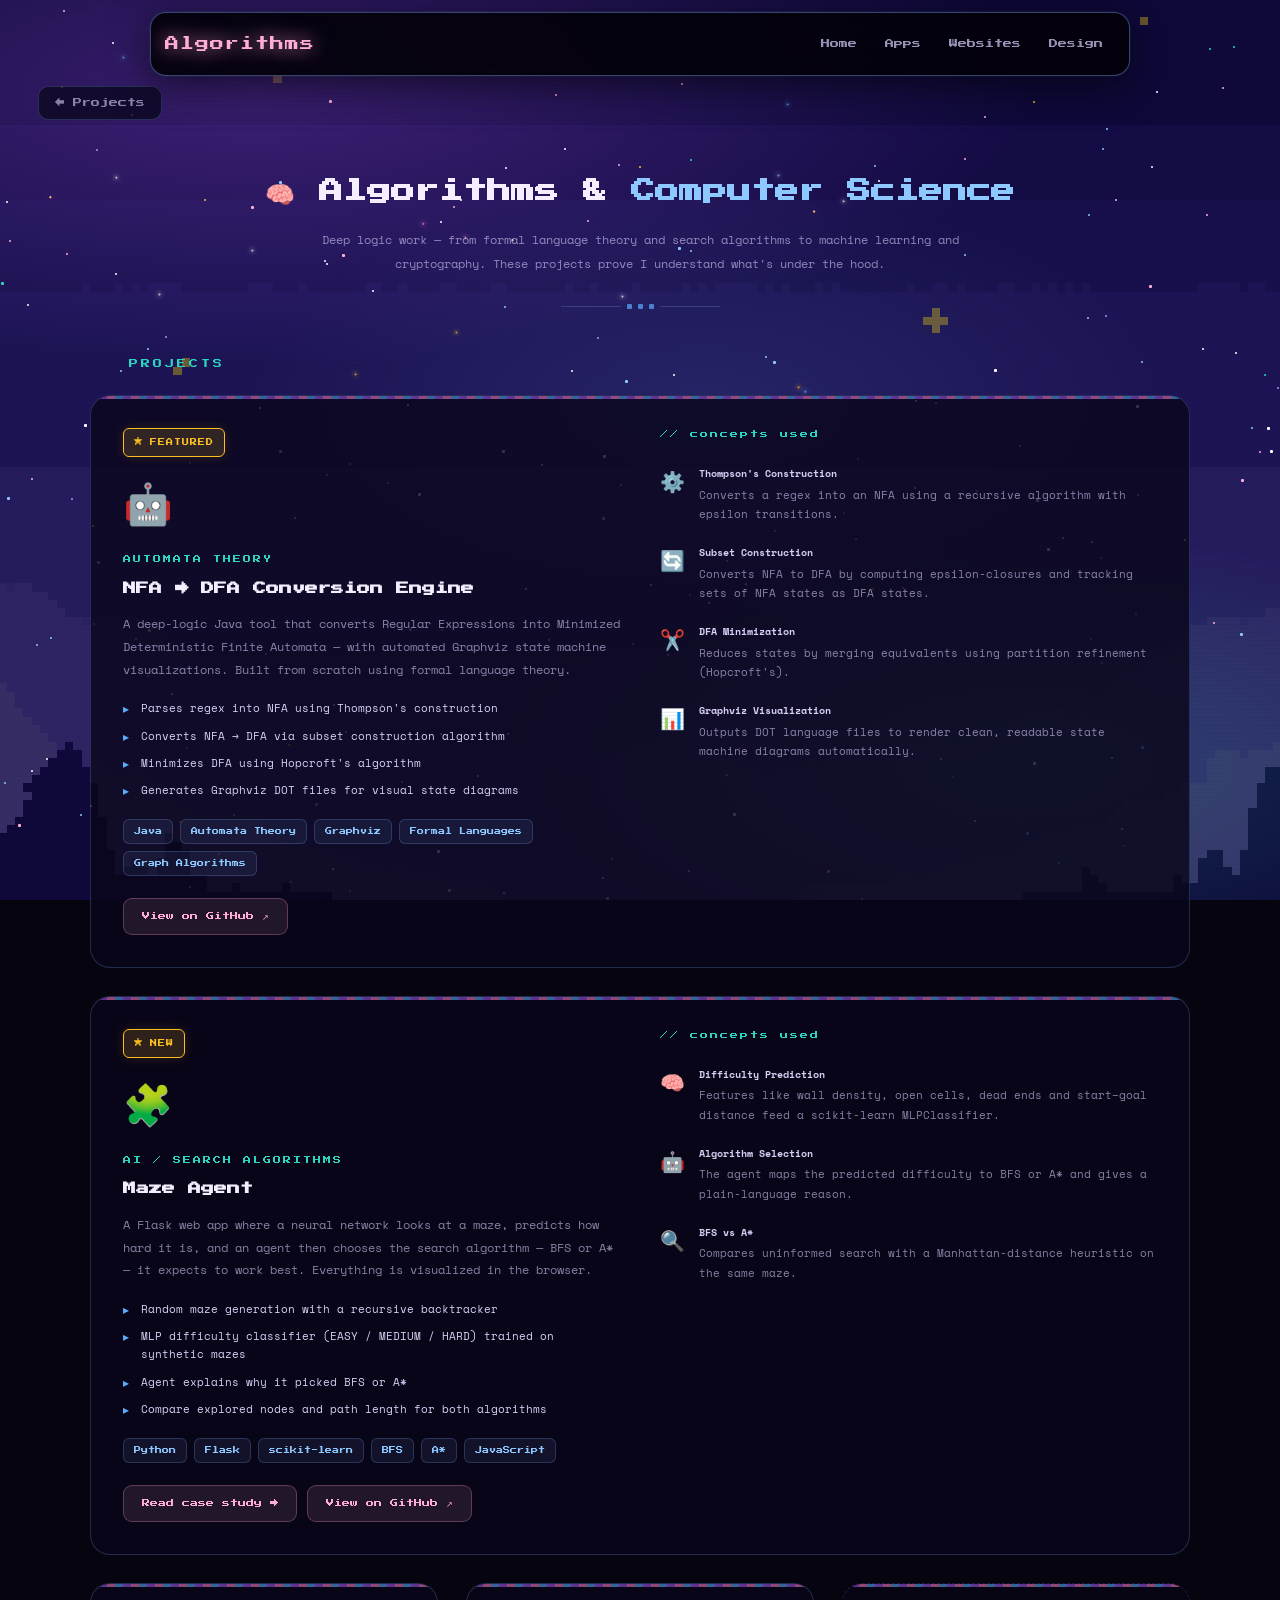
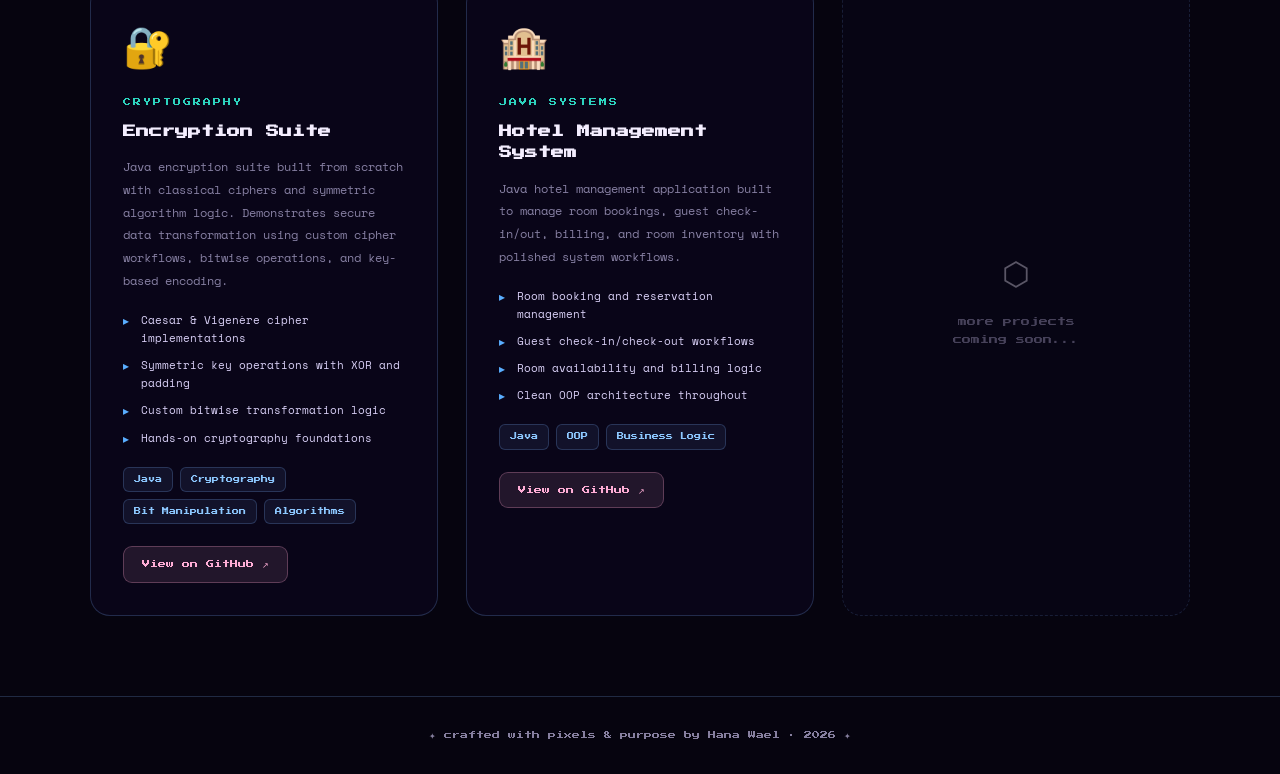
<file: algorithms.html>
<!DOCTYPE html>
<html lang="en">
<head>
  <meta charset="UTF-8">
  <meta name="viewport" content="width=device-width, initial-scale=1.0">
  <title>Algorithms & CS | Hana Wael</title>
  <link rel="preconnect" href="https://fonts.googleapis.com">
  <link rel="preconnect" href="https://fonts.gstatic.com" crossorigin>
  <link href="https://fonts.googleapis.com/css2?family=Press+Start+2P&family=Pixelify+Sans:wght@400;700&family=Space+Mono:ital,wght@0,400;0,700;1,400&display=swap" rel="stylesheet">
  <link rel="stylesheet" href="style.css">
  
  <script src="script.js" defer></script>
</head>
<body class="algorithms-page">
<div class="bg-layer" aria-hidden="true"></div>
<div class="bg-layer"></div>
<div id="stars"></div>

<header>
  <nav class="navbar">
    <a href="index.html" class="logo">Algorithms</a>
    <button class="menu-toggle" aria-label="Toggle navigation" aria-expanded="false">
      <span class="bar"></span>
      <span class="bar"></span>
      <span class="bar"></span>
    </button>
    <ul class="nav-links">
      <li><a href="index.html#hero">Home</a></li>
      <li><a href="apps.html">Apps</a></li>
      <li><a href="websites.html">Websites</a></li>
      <li><a href="design.html">Design</a></li>
    </ul>
  </nav>
</header>

<a href="projects.html" class="back-nav-btn">← Projects</a>

<main class="page">

  <div class="page-header">
    <h1>🧠 Algorithms &amp; <span>Computer Science</span></h1>
    <p class="subtitle">Deep logic work — from formal language theory and search algorithms to machine learning and cryptography. These projects prove I understand what's under the hood.</p>
    <div class="pixel-divider">
      <div class="line"></div>
      <div class="dot"></div><div class="dot"></div><div class="dot"></div>
      <div class="line"></div>
    </div>
  </div>

  <span class="section-label">projects</span>
  <div class="projects-grid">

    <!-- Featured: NFA → DFA -->
    <div class="project-card featured">
      <div class="card-left">
        <div class="featured-badge">Featured</div>
        <span class="card-icon">🤖</span>
        <span class="card-tag">Automata Theory</span>
        <h2 class="card-title">NFA → DFA Conversion Engine</h2>
        <p class="card-desc">
          A deep-logic Java tool that converts Regular Expressions into Minimized Deterministic Finite Automata — with automated Graphviz state machine visualizations. Built from scratch using formal language theory.
        </p>
        <ul class="card-highlights">
          <li>Parses regex into NFA using Thompson's construction</li>
          <li>Converts NFA → DFA via subset construction algorithm</li>
          <li>Minimizes DFA using Hopcroft's algorithm</li>
          <li>Generates Graphviz DOT files for visual state diagrams</li>
        </ul>
        <div class="tech-pills">
          <span class="pill">Java</span>
          <span class="pill">Automata Theory</span>
          <span class="pill">Graphviz</span>
          <span class="pill">Formal Languages</span>
          <span class="pill">Graph Algorithms</span>
        </div>
        <div class="card-links">
          <a href="https://github.com/hxnx444/NFA-to-DFA" target="_blank" rel="noopener" class="card-btn primary">View on GitHub ↗</a>
        </div>
      </div>
      <div class="card-right">
        <div class="card-right-title">// concepts used</div>
        <div class="concept-row">
          <span class="concept-icon">⚙️</span>
          <div class="concept-text">
            <strong>Thompson's Construction</strong>
            Converts a regex into an NFA using a recursive algorithm with epsilon transitions.
          </div>
        </div>
        <div class="concept-row">
          <span class="concept-icon">🔄</span>
          <div class="concept-text">
            <strong>Subset Construction</strong>
            Converts NFA to DFA by computing epsilon-closures and tracking sets of NFA states as DFA states.
          </div>
        </div>
        <div class="concept-row">
          <span class="concept-icon">✂️</span>
          <div class="concept-text">
            <strong>DFA Minimization</strong>
            Reduces states by merging equivalents using partition refinement (Hopcroft's).
          </div>
        </div>
        <div class="concept-row">
          <span class="concept-icon">📊</span>
          <div class="concept-text">
            <strong>Graphviz Visualization</strong>
            Outputs DOT language files to render clean, readable state machine diagrams automatically.
          </div>
        </div>
      </div>
    </div>

    <!-- Featured: Maze Agent -->
    <div class="project-card featured" id="maze-agent">
      <div class="card-left">
        <div class="featured-badge">New</div>
        <span class="card-icon">🧩</span>
        <span class="card-tag">AI / Search Algorithms</span>
        <h2 class="card-title">Maze Agent</h2>
        <p class="card-desc">
          A Flask web app where a neural network looks at a maze, predicts how hard it is, and an agent then chooses the search algorithm — BFS or A* — it expects to work best. Everything is visualized in the browser.
        </p>
        <ul class="card-highlights">
          <li>Random maze generation with a recursive backtracker</li>
          <li>MLP difficulty classifier (EASY / MEDIUM / HARD) trained on synthetic mazes</li>
          <li>Agent explains why it picked BFS or A*</li>
          <li>Compare explored nodes and path length for both algorithms</li>
        </ul>
        <div class="tech-pills">
          <span class="pill">Python</span>
          <span class="pill">Flask</span>
          <span class="pill">scikit-learn</span>
          <span class="pill">BFS</span>
          <span class="pill">A*</span>
          <span class="pill">JavaScript</span>
        </div>
        <div class="card-links">
          <a href="maze-agent.html" class="card-btn primary">Read case study →</a>
          <a href="https://github.com/hxnx444/Maze-Agent" target="_blank" rel="noopener" class="card-btn primary">View on GitHub ↗</a>
        </div>
      </div>
      <div class="card-right">
        <div class="card-right-title">// concepts used</div>
        <div class="concept-row">
          <span class="concept-icon">🧠</span>
          <div class="concept-text">
            <strong>Difficulty Prediction</strong>
            Features like wall density, open cells, dead ends and start–goal distance feed a scikit-learn MLPClassifier.
          </div>
        </div>
        <div class="concept-row">
          <span class="concept-icon">🤖</span>
          <div class="concept-text">
            <strong>Algorithm Selection</strong>
            The agent maps the predicted difficulty to BFS or A* and gives a plain-language reason.
          </div>
        </div>
        <div class="concept-row">
          <span class="concept-icon">🔍</span>
          <div class="concept-text">
            <strong>BFS vs A*</strong>
            Compares uninformed search with a Manhattan-distance heuristic on the same maze.
          </div>
        </div>
      </div>
    </div>

    <!-- Encryption -->
    <div class="project-card">
      
      <span class="card-icon">🔐</span>
      <span class="card-tag">Cryptography</span>
      <h2 class="card-title">Encryption Suite</h2>
      <p class="card-desc">
        Java encryption suite built from scratch with classical ciphers and symmetric algorithm logic. Demonstrates secure data transformation using custom cipher workflows, bitwise operations, and key-based encoding.
      </p>
      <ul class="card-highlights">
        <li>Caesar &amp; Vigenère cipher implementations</li>
        <li>Symmetric key operations with XOR and padding</li>
        <li>Custom bitwise transformation logic</li>
        <li>Hands-on cryptography foundations</li>
      </ul>
      <div class="tech-pills">
        <span class="pill">Java</span>
        <span class="pill">Cryptography</span>
        <span class="pill">Bit Manipulation</span>
        <span class="pill">Algorithms</span>
      </div>
      <div class="card-links">
        <a href="https://github.com/hxnx444/Encryption" target="_blank" rel="noopener" class="card-btn primary">View on GitHub ↗</a>
      </div>
    </div>

    <!-- Hotel Management -->
    <div class="project-card">
      <span class="card-icon">🏨</span>
      <span class="card-tag">Java Systems</span>
      <h2 class="card-title">Hotel Management System</h2>
      <p class="card-desc">
        Java hotel management application built to manage room bookings, guest check-in/out, billing, and room inventory with polished system workflows.
      </p>
      <ul class="card-highlights">
        <li>Room booking and reservation management</li>
        <li>Guest check-in/check-out workflows</li>
        <li>Room availability and billing logic</li>
        <li>Clean OOP architecture throughout</li>
      </ul>
      <div class="tech-pills">
        <span class="pill">Java</span>
        <span class="pill">OOP</span>
        <span class="pill">Business Logic</span>
      </div>
      <div class="card-links">
        <a href="https://github.com/hxnx444/hotel-management-system-java" target="_blank" rel="noopener" class="card-btn primary">View on GitHub ↗</a>
      </div>
    </div>

    <!-- Coming soon -->
    <div class="project-card coming-soon">
      <span class="cs-icon">⬡</span>
      <p class="cs-text">more projects<br>coming soon...</p>
    </div>

  </div>
</main>

<footer>
  <p>✦ crafted with pixels &amp; purpose by Hana Wael · 2026 ✦</p>
</footer>

</body>
</html>
</file>
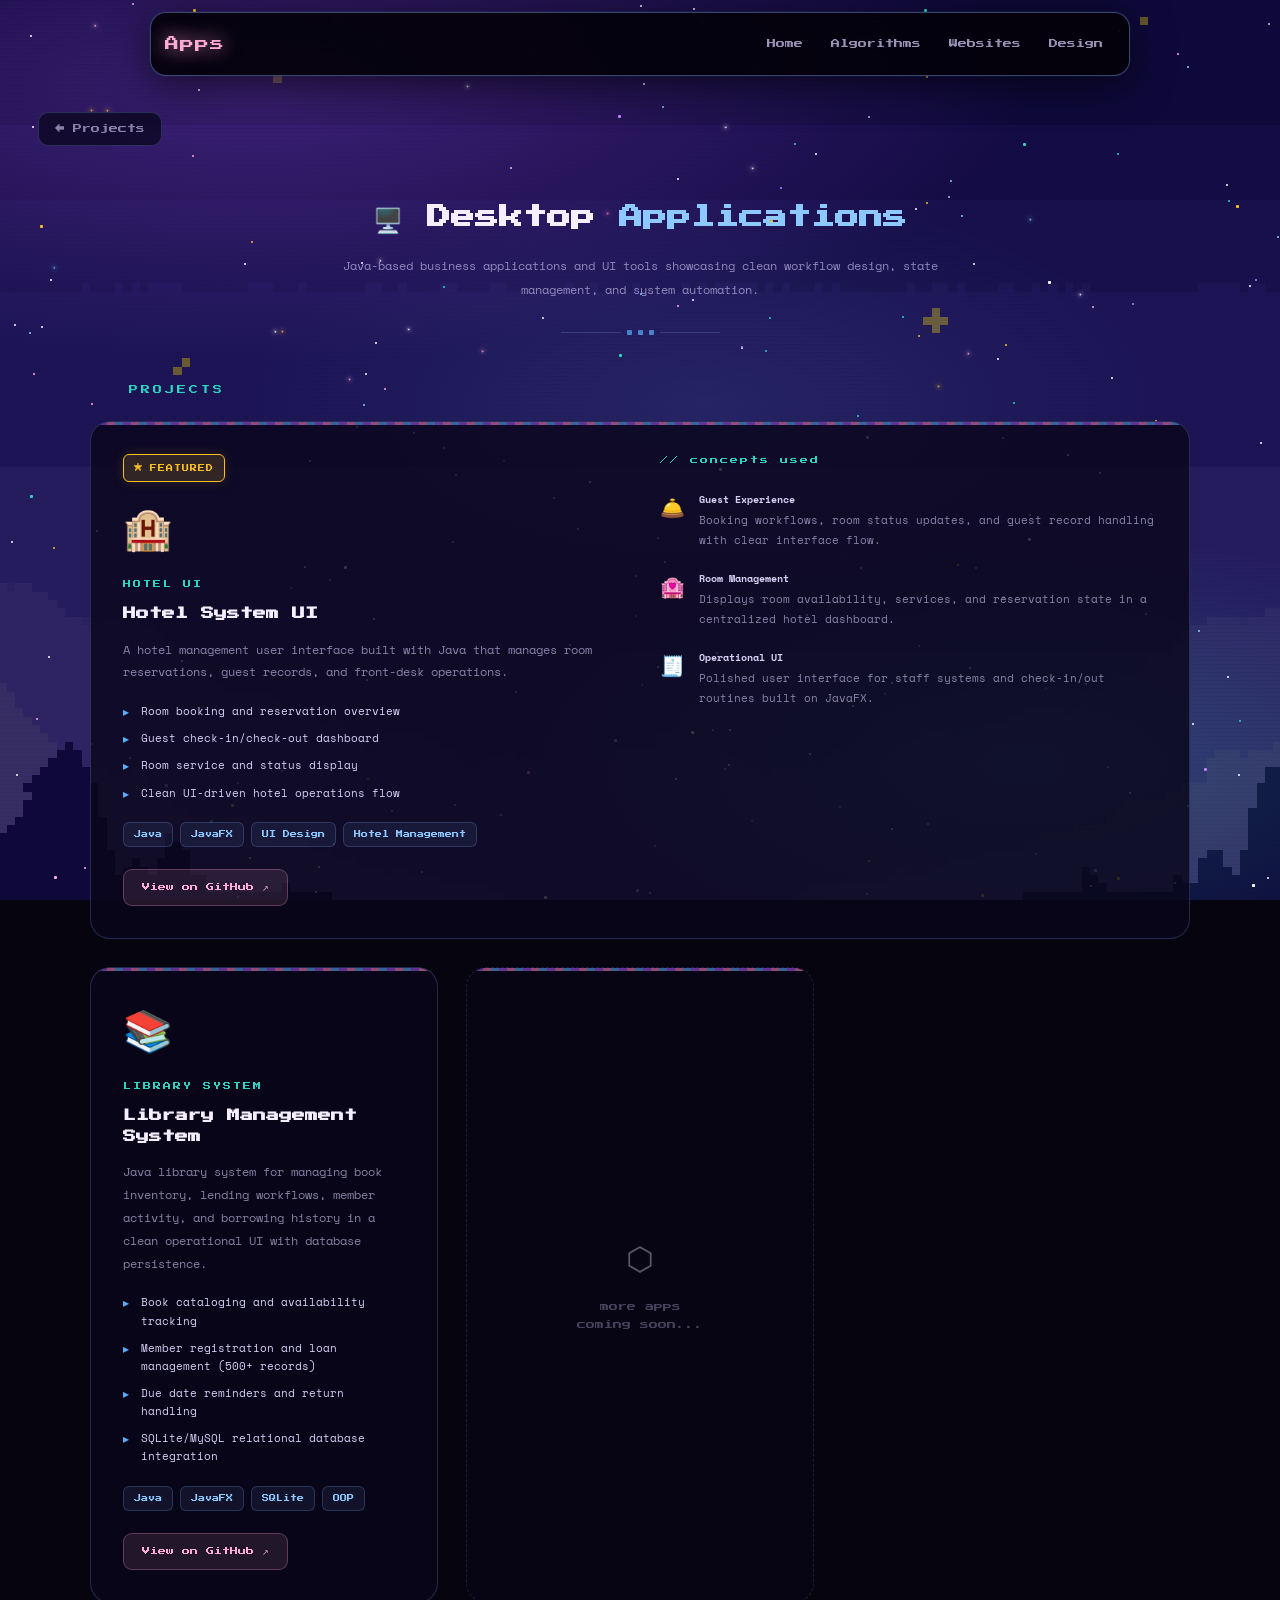
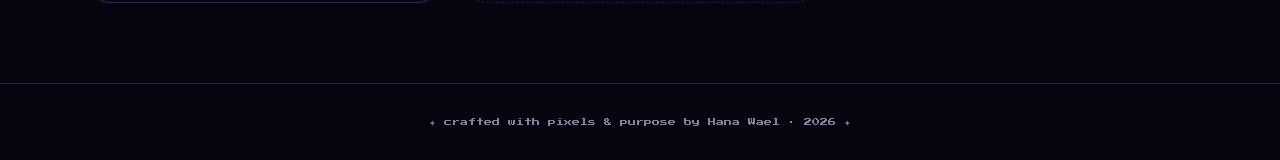
<file: apps.html>
﻿﻿<!DOCTYPE html>
<html lang="en">
<head>
  <meta charset="UTF-8">
  <meta name="viewport" content="width=device-width, initial-scale=1.0">
  <title>Desktop Apps | Hana Wael</title>
  <link rel="preconnect" href="https://fonts.googleapis.com">
  <link rel="preconnect" href="https://fonts.gstatic.com" crossorigin>
  <link href="https://fonts.googleapis.com/css2?family=Press+Start+2P&family=Pixelify+Sans:wght@400;700&family=Space+Mono:ital,wght@0,400;0,700;1,400&display=swap" rel="stylesheet">
  <link rel="stylesheet" href="style.css">
  <script src="script.js" defer></script>
</head>
<body class="algorithms-page">
<div class="bg-layer" aria-hidden="true"></div>
<div id="stars"></div>

<header>
  <nav class="navbar">
    <a href="index.html" class="logo">Apps</a>
    <button class="menu-toggle" aria-label="Toggle navigation" aria-expanded="false">
      <span class="bar"></span>
      <span class="bar"></span>
      <span class="bar"></span>
    </button>
    <ul class="nav-links">
      <li><a href="index.html#hero">Home</a></li>
      <li><a href="algorithms.html">Algorithms</a></li>
      <li><a href="websites.html">Websites</a></li>
      <li><a href="design.html">Design</a></li>
    </ul>
  </nav>
</header>

<a href="projects.html" class="back-nav-btn">← Projects</a>

<main class="page">

  <div class="page-header">
    <h1>🖥️ Desktop <span>Applications</span></h1>
    <p class="subtitle">Java-based business applications and UI tools showcasing clean workflow design, state management, and system automation.</p>
    <div class="pixel-divider">
      <div class="line"></div>
      <div class="dot"></div><div class="dot"></div><div class="dot"></div>
      <div class="line"></div>
    </div>
  </div>

  <span class="section-label">projects</span>
  <div class="projects-grid">

    <div class="project-card featured" id="hotel-manager">
      <div class="card-left">
        <div class="featured-badge">Featured</div>
        <span class="card-icon">🏨</span>
        <span class="card-tag">Hotel UI</span>
        <h2 class="card-title">Hotel System UI</h2>
        <p class="card-desc">
          A hotel management user interface built with Java that manages room reservations, guest records, and front-desk operations.
        </p>
        <ul class="card-highlights">
          <li>Room booking and reservation overview</li>
          <li>Guest check-in/check-out dashboard</li>
          <li>Room service and status display</li>
          <li>Clean UI-driven hotel operations flow</li>
        </ul>
        <div class="tech-pills">
          <span class="pill">Java</span>
          <span class="pill">JavaFX</span>
          <span class="pill">UI Design</span>
          <span class="pill">Hotel Management</span>
        </div>
        <div class="card-links">
          <a href="https://github.com/hxnx444/Hotel-System-UI-" target="_blank" rel="noopener" class="card-btn primary">View on GitHub ↗</a>
        </div>
      </div>
      <div class="card-right">
        <div class="card-right-title">// concepts used</div>
        <div class="concept-row">
          <span class="concept-icon">🛎️</span>
          <div class="concept-text">
            <strong>Guest Experience</strong>
            Booking workflows, room status updates, and guest record handling with clear interface flow.
          </div>
        </div>
        <div class="concept-row">
          <span class="concept-icon">🏩</span>
          <div class="concept-text">
            <strong>Room Management</strong>
            Displays room availability, services, and reservation state in a centralized hotel dashboard.
          </div>
        </div>
        <div class="concept-row">
          <span class="concept-icon">🧾</span>
          <div class="concept-text">
            <strong>Operational UI</strong>
            Polished user interface for staff systems and check-in/out routines built on JavaFX.
          </div>
        </div>
      </div>
    </div>

    <div class="project-card" id="library-system">
     
      <span class="card-icon">📚</span>
      <span class="card-tag">Library System</span>
      <h2 class="card-title">Library Management System</h2>
      <p class="card-desc">
        Java library system for managing book inventory, lending workflows, member activity, and borrowing history in a clean operational UI with database persistence.
      </p>
      <ul class="card-highlights">
        <li>Book cataloging and availability tracking</li>
        <li>Member registration and loan management (500+ records)</li>
        <li>Due date reminders and return handling</li>
        <li>SQLite/MySQL relational database integration</li>
      </ul>
      <div class="tech-pills">
        <span class="pill">Java</span>
        <span class="pill">JavaFX</span>
        <span class="pill">SQLite</span>
        <span class="pill">OOP</span>
      </div>
      <div class="card-links">
        <a href="https://github.com/hxnx444/Library-System" target="_blank" rel="noopener" class="card-btn primary">View on GitHub ↗</a>
      </div>
    </div>

    <div class="project-card coming-soon">
      <span class="cs-icon">⬡</span>
      <p class="cs-text">more apps<br>coming soon...</p>
    </div>

  </div>
</main>

<footer>
  <p>✦ crafted with pixels &amp; purpose by Hana Wael · 2026 ✦</p>
</footer>

</body>
</html>
</file>
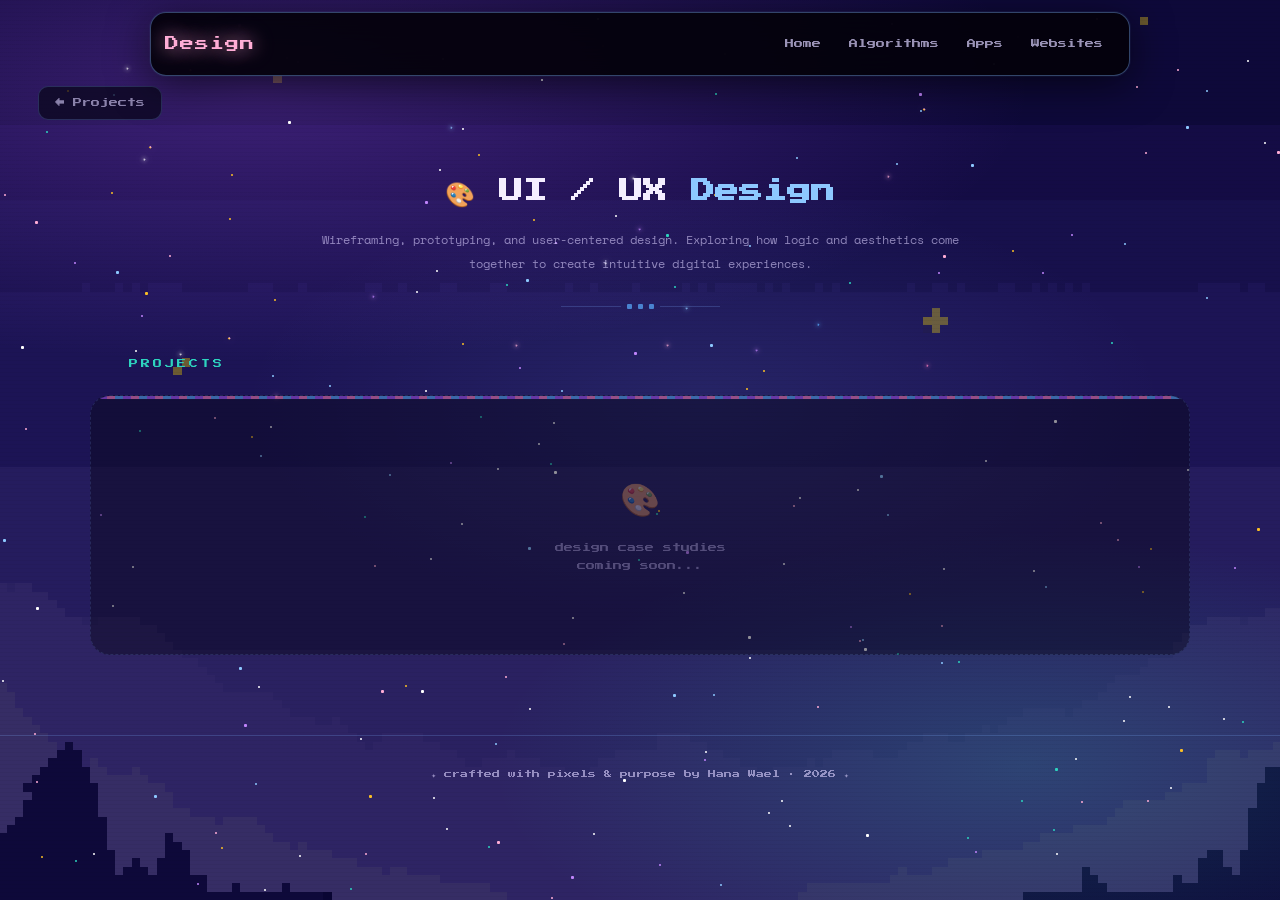
<file: design.html>
<!DOCTYPE html>
<html lang="en">
<head>
  <meta charset="UTF-8">
  <meta name="viewport" content="width=device-width, initial-scale=1.0">
  <title>UI / UX Design | Hana Wael</title>
  <meta name="description" content="Hana Wael's UI/UX design work — wireframing, prototyping, and user-centered design case studies.">
  <link rel="preconnect" href="https://fonts.googleapis.com">
  <link rel="preconnect" href="https://fonts.gstatic.com" crossorigin>
  <link href="https://fonts.googleapis.com/css2?family=Press+Start+2P&family=Pixelify+Sans:wght@400;700&family=Space+Mono:ital,wght@0,400;0,700;1,400&display=swap" rel="stylesheet">
  <link rel="stylesheet" href="style.css">
  <script src="script.js" defer></script>
</head>
<body class="algorithms-page">

<div class="bg-layer" aria-hidden="true"></div>
<div id="stars" aria-hidden="true"></div>

<header>
  <nav class="navbar" aria-label="Main navigation">
    <a href="index.html" class="logo" aria-label="Hana Wael — home">Design</a>
    <button class="menu-toggle" aria-label="Toggle navigation" aria-expanded="false">
      <span class="bar"></span>
      <span class="bar"></span>
      <span class="bar"></span>
    </button>
    <ul class="nav-links" role="list">
      <li><a href="index.html#hero">Home</a></li>
      <li><a href="algorithms.html">Algorithms</a></li>
      <li><a href="apps.html">Apps</a></li>
      <li><a href="websites.html">Websites</a></li>
    </ul>
  </nav>
</header>

<a href="projects.html" class="back-nav-btn">← Projects</a>

<main class="page" aria-label="UI/UX Design projects">

  <div class="page-header">
    <h1>🎨 UI / UX <span>Design</span></h1>
    <p class="subtitle">
      Wireframing, prototyping, and user-centered design. Exploring how logic and
      aesthetics come together to create intuitive digital experiences.
    </p>
    <div class="pixel-divider" aria-hidden="true">
      <div class="line"></div>
      <div class="dot"></div>
      <div class="dot"></div>
      <div class="dot"></div>
      <div class="line"></div>
    </div>
  </div>

  <span class="section-label">projects</span>
  <div class="projects-grid">
    <div class="project-card coming-soon" style="min-height: 260px;">
      <span class="cs-icon" aria-hidden="true">🎨</span>
      <p class="cs-text">design case studies<br>coming soon...</p>
    </div>
  </div>

</main>

<footer>
  <p>✦ crafted with pixels &amp; purpose by Hana Wael · 2026 ✦</p>
</footer>

</body>
</html>
</file>
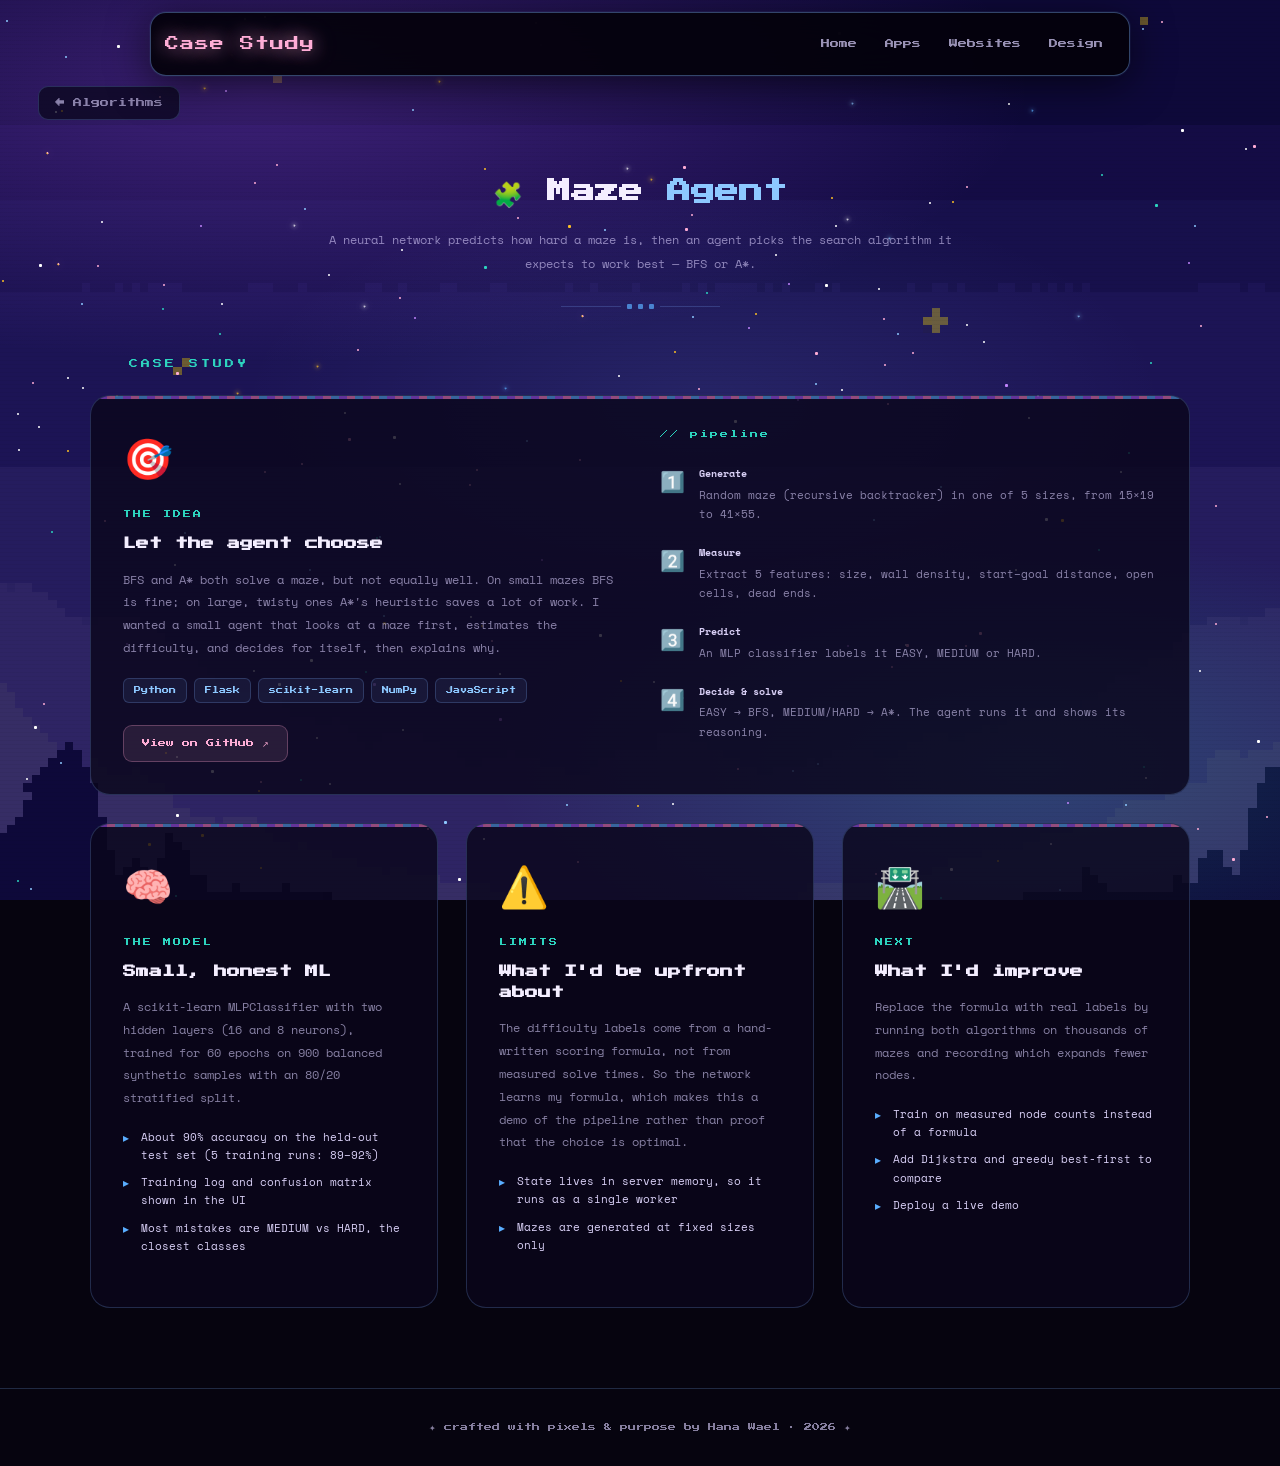
<file: maze-agent.html>
<!DOCTYPE html>
<html lang="en">
<head>
  <meta charset="UTF-8">
  <meta name="viewport" content="width=device-width, initial-scale=1.0">
  <title>Maze Agent — Case Study | Hana Wael</title>
  <meta name="description" content="Case study: a Flask app where a neural network predicts maze difficulty and an agent picks BFS or A* to solve it.">
  <link rel="preconnect" href="https://fonts.googleapis.com">
  <link rel="preconnect" href="https://fonts.gstatic.com" crossorigin>
  <link href="https://fonts.googleapis.com/css2?family=Press+Start+2P&family=Pixelify+Sans:wght@400;700&family=Space+Mono:ital,wght@0,400;0,700;1,400&display=swap" rel="stylesheet">
  <link rel="stylesheet" href="style.css">
  
  <script src="script.js" defer></script>
</head>
<body class="algorithms-page">
<div class="bg-layer" aria-hidden="true"></div>
<div class="bg-layer"></div>
<div id="stars"></div>

<header>
  <nav class="navbar">
    <a href="index.html" class="logo">Case Study</a>
    <button class="menu-toggle" aria-label="Toggle navigation" aria-expanded="false">
      <span class="bar"></span>
      <span class="bar"></span>
      <span class="bar"></span>
    </button>
    <ul class="nav-links">
      <li><a href="index.html#hero">Home</a></li>
      <li><a href="apps.html">Apps</a></li>
      <li><a href="websites.html">Websites</a></li>
      <li><a href="design.html">Design</a></li>
    </ul>
  </nav>
</header>

<a href="algorithms.html#maze-agent" class="back-nav-btn">← Algorithms</a>

<main class="page">

  <div class="page-header">
    <h1>🧩 Maze <span>Agent</span></h1>
    <p class="subtitle">A neural network predicts how hard a maze is, then an agent picks the search algorithm it expects to work best — BFS or A*.</p>
    <div class="pixel-divider">
      <div class="line"></div>
      <div class="dot"></div><div class="dot"></div><div class="dot"></div>
      <div class="line"></div>
    </div>
  </div>

  <span class="section-label">case study</span>
  <div class="projects-grid">

    <div class="project-card featured">
      <div class="card-left">
        <span class="card-icon">🎯</span>
        <span class="card-tag">The idea</span>
        <h2 class="card-title">Let the agent choose</h2>
        <p class="card-desc">
          BFS and A* both solve a maze, but not equally well. On small mazes BFS is fine; on large, twisty ones A*'s heuristic saves a lot of work. I wanted a small agent that looks at a maze first, estimates the difficulty, and decides for itself, then explains why.
        </p>
        <div class="tech-pills">
          <span class="pill">Python</span>
          <span class="pill">Flask</span>
          <span class="pill">scikit-learn</span>
          <span class="pill">NumPy</span>
          <span class="pill">JavaScript</span>
        </div>
        <div class="card-links">
          <a href="https://github.com/hxnx444/Maze-Agent" target="_blank" rel="noopener" class="card-btn primary">View on GitHub ↗</a>
        </div>
      </div>
      <div class="card-right">
        <div class="card-right-title">// pipeline</div>
        <div class="concept-row">
          <span class="concept-icon">1️⃣</span>
          <div class="concept-text"><strong>Generate</strong>Random maze (recursive backtracker) in one of 5 sizes, from 15×19 to 41×55.</div>
        </div>
        <div class="concept-row">
          <span class="concept-icon">2️⃣</span>
          <div class="concept-text"><strong>Measure</strong>Extract 5 features: size, wall density, start–goal distance, open cells, dead ends.</div>
        </div>
        <div class="concept-row">
          <span class="concept-icon">3️⃣</span>
          <div class="concept-text"><strong>Predict</strong>An MLP classifier labels it EASY, MEDIUM or HARD.</div>
        </div>
        <div class="concept-row">
          <span class="concept-icon">4️⃣</span>
          <div class="concept-text"><strong>Decide &amp; solve</strong>EASY → BFS, MEDIUM/HARD → A*. The agent runs it and shows its reasoning.</div>
        </div>
      </div>
    </div>

    <div class="project-card">
      <span class="card-icon">🧠</span>
      <span class="card-tag">The model</span>
      <h2 class="card-title">Small, honest ML</h2>
      <p class="card-desc">
        A scikit-learn MLPClassifier with two hidden layers (16 and 8 neurons), trained for 60 epochs on 900 balanced synthetic samples with an 80/20 stratified split.
      </p>
      <ul class="card-highlights">
        <li>About 90% accuracy on the held-out test set (5 training runs: 89–92%)</li>
        <li>Training log and confusion matrix shown in the UI</li>
        <li>Most mistakes are MEDIUM vs HARD, the closest classes</li>
      </ul>
    </div>

    <div class="project-card">
      <span class="card-icon">⚠️</span>
      <span class="card-tag">Limits</span>
      <h2 class="card-title">What I'd be upfront about</h2>
      <p class="card-desc">
        The difficulty labels come from a hand-written scoring formula, not from measured solve times. So the network learns my formula, which makes this a demo of the pipeline rather than proof that the choice is optimal.
      </p>
      <ul class="card-highlights">
        <li>State lives in server memory, so it runs as a single worker</li>
        <li>Mazes are generated at fixed sizes only</li>
      </ul>
    </div>

    <div class="project-card">
      <span class="card-icon">🛣️</span>
      <span class="card-tag">Next</span>
      <h2 class="card-title">What I'd improve</h2>
      <p class="card-desc">
        Replace the formula with real labels by running both algorithms on thousands of mazes and recording which expands fewer nodes.
      </p>
      <ul class="card-highlights">
        <li>Train on measured node counts instead of a formula</li>
        <li>Add Dijkstra and greedy best-first to compare</li>
        <li>Deploy a live demo</li>
      </ul>
    </div>

  </div>
</main>

<footer>
  <p>✦ crafted with pixels &amp; purpose by Hana Wael · 2026 ✦</p>
</footer>

</body>
</html>
</file>
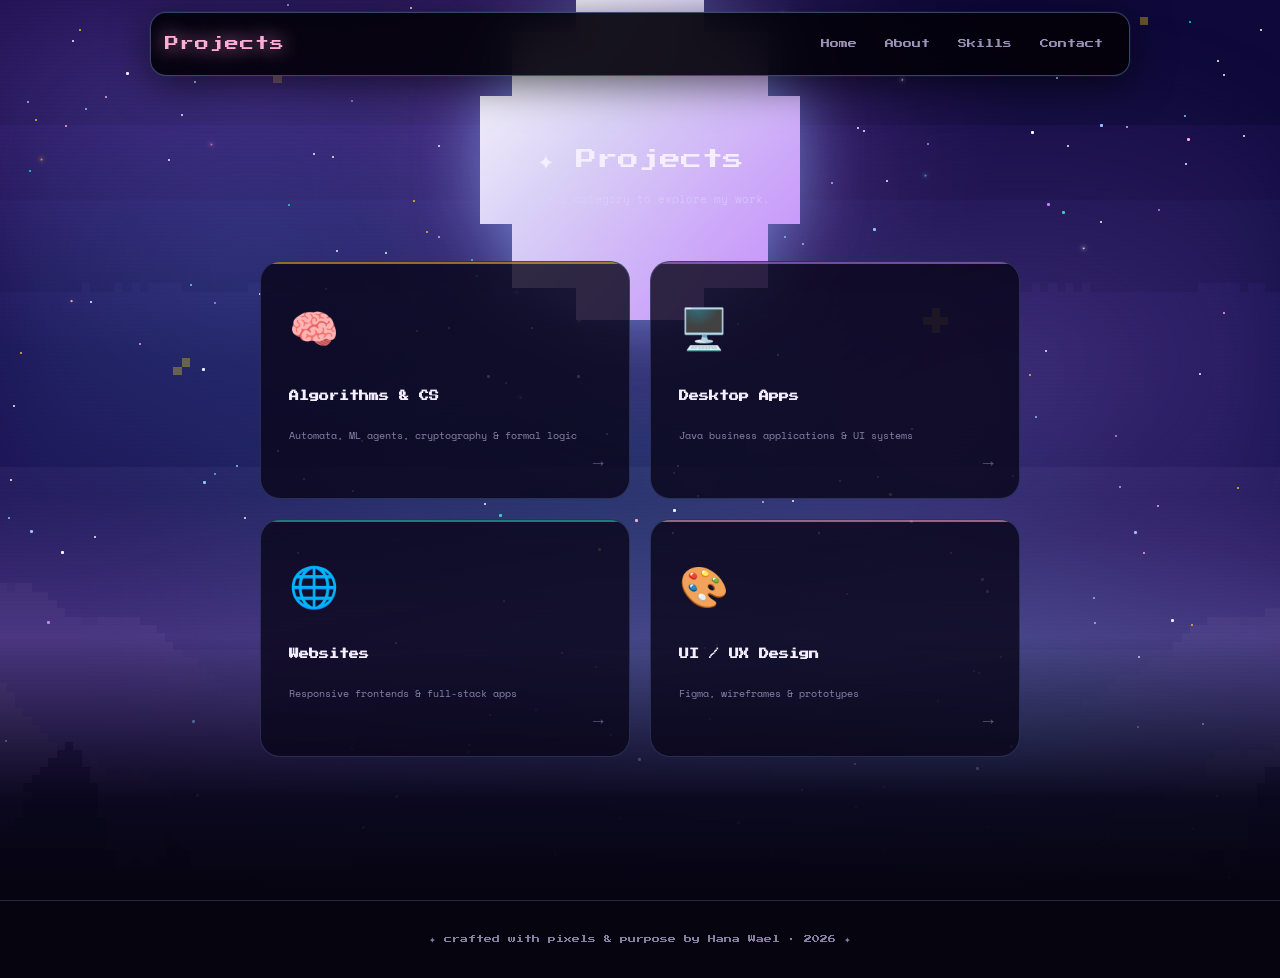
<file: projects.html>
<!DOCTYPE html>
<html lang="en">
<head>
  <meta charset="UTF-8">
  <meta name="viewport" content="width=device-width, initial-scale=1.0">
  <title>Projects | Hana Wael</title>
  <meta name="description" content="Explore Hana Wael's projects — algorithms, desktop apps, websites, and UI/UX design.">
  <link rel="preconnect" href="https://fonts.googleapis.com">
  <link rel="preconnect" href="https://fonts.gstatic.com" crossorigin>
  <link href="https://fonts.googleapis.com/css2?family=Press+Start+2P&family=Pixelify+Sans:wght@400;700&family=Space+Mono:ital,wght@0,400;0,700;1,400&display=swap" rel="stylesheet">
  <link rel="stylesheet" href="style.css">
  <script src="script.js" defer></script>
</head>
<body class="dark-theme-page">

<div class="bg-layer" aria-hidden="true"></div>
<div id="stars" aria-hidden="true"></div>

<header>
  <nav class="navbar" aria-label="Main navigation">
    <a href="index.html" class="logo" aria-label="Hana Wael — home">Projects</a>
    <button class="menu-toggle" aria-label="Toggle navigation" aria-expanded="false">
      <span class="bar"></span>
      <span class="bar"></span>
      <span class="bar"></span>
    </button>
    <ul class="nav-links" role="list">
      <li><a href="index.html#hero">Home</a></li>
      <li><a href="index.html#about">About</a></li>
      <li><a href="index.html#skills">Skills</a></li>
      <li><a href="index.html#contact">Contact</a></li>
    </ul>
  </nav>
</header>

<section id="projects" aria-label="Project categories">

  <div class="pixel-moon-wrapper" aria-hidden="true">
    <div class="pixel-moon"></div>
  </div>

  <p class="projects-heading">✦ Projects</p>
  <p class="projects-sub">Choose a category to explore my work.</p>

  <div class="category-grid-container" role="list">

    <a href="algorithms.html" class="category-card" role="listitem">
      <span class="card-icon" aria-hidden="true">🧠</span>
      <h2 class="card-title">Algorithms &amp; CS</h2>
      <p class="card-desc">Automata, ML agents, cryptography &amp; formal logic</p>
    </a>

    <a href="apps.html" class="category-card" role="listitem">
      <span class="card-icon" aria-hidden="true">🖥️</span>
      <h2 class="card-title">Desktop Apps</h2>
      <p class="card-desc">Java business applications &amp; UI systems</p>
    </a>

    <a href="websites.html" class="category-card" role="listitem">
      <span class="card-icon" aria-hidden="true">🌐</span>
      <h2 class="card-title">Websites</h2>
      <p class="card-desc">Responsive frontends &amp; full-stack apps</p>
    </a>

    <a href="design.html" class="category-card" role="listitem">
      <span class="card-icon" aria-hidden="true">🎨</span>
      <h2 class="card-title">UI / UX Design</h2>
      <p class="card-desc">Figma, wireframes &amp; prototypes</p>
    </a>

  </div>
</section>

<footer>
  <p>✦ crafted with pixels &amp; purpose by Hana Wael · 2026 ✦</p>
</footer>

</body>
</html>
</file>
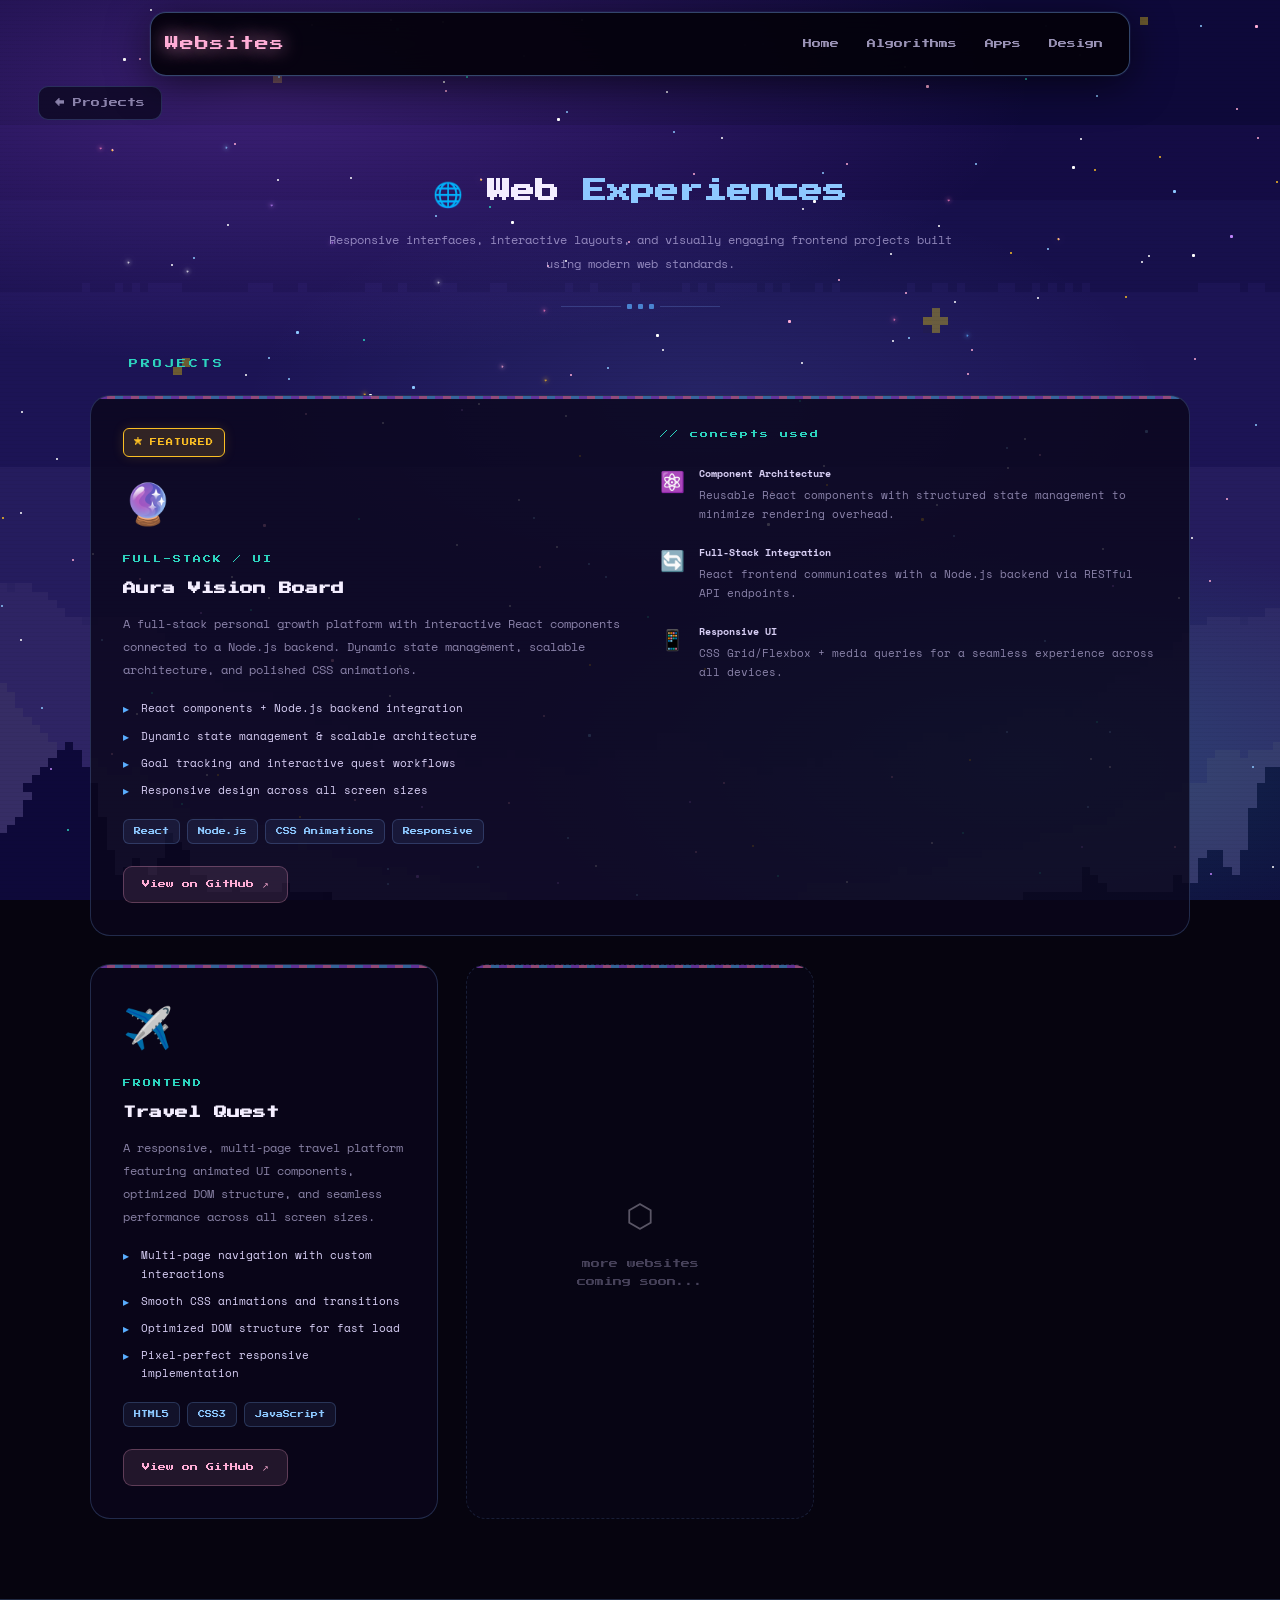
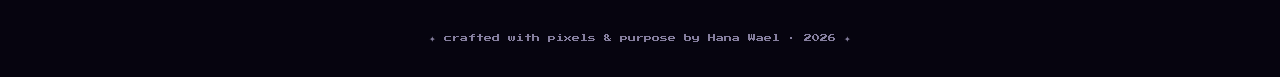
<file: websites.html>
<!DOCTYPE html>
<html lang="en">
<head>
  <meta charset="UTF-8">
  <meta name="viewport" content="width=device-width, initial-scale=1.0">
  <title>Websites | Hana Wael</title>
  <link rel="preconnect" href="https://fonts.googleapis.com">
  <link rel="preconnect" href="https://fonts.gstatic.com" crossorigin>
  <link href="https://fonts.googleapis.com/css2?family=Press+Start+2P&family=Pixelify+Sans:wght@400;700&family=Space+Mono:ital,wght@0,400;0,700;1,400&display=swap" rel="stylesheet">
  <link rel="stylesheet" href="style.css">
  <script src="script.js" defer></script>
</head>
<body class="algorithms-page">
<div class="bg-layer" aria-hidden="true"></div>
<div id="stars"></div>

<header>
  <nav class="navbar">
    <a href="index.html" class="logo">Websites</a>
    <button class="menu-toggle" aria-label="Toggle navigation" aria-expanded="false">
      <span class="bar"></span>
      <span class="bar"></span>
      <span class="bar"></span>
    </button>
    <ul class="nav-links">
      <li><a href="index.html#hero">Home</a></li>
      <li><a href="algorithms.html">Algorithms</a></li>
      <li><a href="apps.html">Apps</a></li>
      <li><a href="design.html">Design</a></li>
    </ul>
  </nav>
</header>

<a href="projects.html" class="back-nav-btn">← Projects</a>

<main class="page">

  <div class="page-header">
    <h1>🌐 Web <span>Experiences</span></h1>
    <p class="subtitle">Responsive interfaces, interactive layouts, and visually engaging frontend projects built using modern web standards.</p>
    <div class="pixel-divider">
      <div class="line"></div>
      <div class="dot"></div><div class="dot"></div><div class="dot"></div>
      <div class="line"></div>
    </div>
  </div>

  <span class="section-label">projects</span>
  <div class="projects-grid">

    <div class="project-card featured" id="aura-vision">
      <div class="card-left">
        <div class="featured-badge">Featured</div>
        <span class="card-icon">🔮</span>
        <span class="card-tag">Full-Stack / UI</span>
        <h2 class="card-title">Aura Vision Board</h2>
        <p class="card-desc">
          A full-stack personal growth platform with interactive React components connected to a Node.js backend. Dynamic state management, scalable architecture, and polished CSS animations.
        </p>
        <ul class="card-highlights">
          <li>React components + Node.js backend integration</li>
          <li>Dynamic state management &amp; scalable architecture</li>
          <li>Goal tracking and interactive quest workflows</li>
          <li>Responsive design across all screen sizes</li>
        </ul>
        <div class="tech-pills">
          <span class="pill">React</span>
          <span class="pill">Node.js</span>
          <span class="pill">CSS Animations</span>
          <span class="pill">Responsive</span>
        </div>
        <div class="card-links">
          <a href="https://github.com/hxnx444/Aura-vision-board-website" target="_blank" rel="noopener" class="card-btn primary">View on GitHub ↗</a>
        </div>
      </div>
      <div class="card-right">
        <div class="card-right-title">// concepts used</div>
        <div class="concept-row">
          <span class="concept-icon">⚛️</span>
          <div class="concept-text">
            <strong>Component Architecture</strong>
            Reusable React components with structured state management to minimize rendering overhead.
          </div>
        </div>
        <div class="concept-row">
          <span class="concept-icon">🔄</span>
          <div class="concept-text">
            <strong>Full-Stack Integration</strong>
            React frontend communicates with a Node.js backend via RESTful API endpoints.
          </div>
        </div>
        <div class="concept-row">
          <span class="concept-icon">📱</span>
          <div class="concept-text">
            <strong>Responsive UI</strong>
            CSS Grid/Flexbox + media queries for a seamless experience across all devices.
          </div>
        </div>
      </div>
    </div>

    <div class="project-card" id="travel-quest">
     
      <span class="card-icon">✈️</span>
      <span class="card-tag">Frontend</span>
      <h2 class="card-title">Travel Quest</h2>
      <p class="card-desc">
        A responsive, multi-page travel platform featuring animated UI components, optimized DOM structure, and seamless performance across all screen sizes.
      </p>
      <ul class="card-highlights">
        <li>Multi-page navigation with custom interactions</li>
        <li>Smooth CSS animations and transitions</li>
        <li>Optimized DOM structure for fast load</li>
        <li>Pixel-perfect responsive implementation</li>
      </ul>
      <div class="tech-pills">
        <span class="pill">HTML5</span>
        <span class="pill">CSS3</span>
        <span class="pill">JavaScript</span>
      </div>
      <div class="card-links">
        <a href="https://github.com/hxnx444/Travel-website" target="_blank" rel="noopener" class="card-btn primary">View on GitHub ↗</a>
      </div>
    </div>

    <div class="project-card coming-soon">
      <span class="cs-icon">⬡</span>
      <p class="cs-text">more websites<br>coming soon...</p>
    </div>

  </div>
</main>

<footer>
  <p>✦ crafted with pixels &amp; purpose by Hana Wael · 2026 ✦</p>
</footer>

</body>
</html>
</file>
<file: style.css>
/* =====================================================
   HANA WAEL — PORTFOLIO
   Pixel · Retro · Cyberpunk  ✦  Unified stylesheet
   ===================================================== */

/* ══════════════════════════════════════════════════════
   1. DESIGN TOKENS
   ══════════════════════════════════════════════════════ */
:root {
  /* Backgrounds */
  --bg:       #06040f;
  --bg2:      #090619;
  --surface:  rgba(10, 7, 28, 0.82);
  --surface2: rgba(18, 12, 44, 0.90);

  /* Borders */
  --border:        rgba(127, 179, 255, 0.22);
  --border-pink:   rgba(255, 160, 200, 0.28);
  --border-strong: rgba(127, 179, 255, 0.45);

  /* Palette */
  --pink:    #ffadd6;
  --pink2:   #ff7ec0;
  --blue:    #8dc8ff;
  --blue2:   #5aaeff;
  --teal:    #2dd4bf;
  --purple:  #c084fc;
  --purple2: #a855f7;
  --gold:    #fbbf24;

  /* Text */
  --text:   #f4eeff;
  --text2:  #d8cff5;
  --muted:  rgba(220, 210, 255, 0.60);
  --muted2: rgba(220, 210, 255, 0.38);

  /* Easing */
  --ease-out:    cubic-bezier(0.16, 1, 0.3, 1);
  --ease-pop:    cubic-bezier(0.34, 1.56, 0.64, 1);
  --ease-snap:   cubic-bezier(0.0, 0.0, 0.2, 1);
  --ease-in-out: cubic-bezier(0.45, 0, 0.55, 1);

  /* Layout */
  --nav-h: 64px;
  --r:     12px;
  --r-lg:  20px;
}

/* ══════════════════════════════════════════════════════
   2. RESET
   ══════════════════════════════════════════════════════ */
*,
*::before,
*::after {
  box-sizing: border-box;
  margin: 0;
  padding: 0;
}

html {
  scroll-behavior: smooth;
  color-scheme: dark;
}

body {
  font-family: "Pixelify Sans", "Segoe UI", sans-serif;
  background: var(--bg);
  color: var(--text);
  overflow-x: hidden;
  -webkit-font-smoothing: antialiased;
  -webkit-tap-highlight-color: transparent;
  line-height: 1.6;
}

a      { color: inherit; text-decoration: none; }
ul     { list-style: none; }
img    { max-width: 100%; display: block; }
button { cursor: pointer; font-family: inherit; border: none; background: none; }

/* ══════════════════════════════════════════════════════
   3. BACKGROUND & ENVIRONMENT
   ══════════════════════════════════════════════════════ */

.bg-layer {
  position: fixed;
  inset: 0;
  pointer-events: none;
  z-index: 0;
  background-image: url("imgs/pixellab-ery-minimal-pixel-art-sky-back-1771496997042.png");
  background-size: cover;
  background-position: center top;
  background-repeat: no-repeat;
  image-rendering: pixelated;
}

.bg-layer::before {
  content: "";
  position: absolute;
  inset: 0;
  background:
    radial-gradient(ellipse 110% 55% at 20% 10%,  rgba(168, 85, 247, 0.28) 0%, transparent 55%),
    radial-gradient(ellipse 80%  50% at 80% 85%,  rgba(45, 212, 191, 0.18) 0%, transparent 52%),
    radial-gradient(ellipse 60%  40% at 55% 45%,  rgba(127, 179, 255, 0.10) 0%, transparent 60%),
    rgba(6, 4, 15, 0.58);
}

.bg-layer::after {
  content: "";
  position: absolute;
  inset: 0;
  background: repeating-linear-gradient(
    0deg,
    transparent,
    transparent 3px,
    rgba(0, 0, 0, 0.04) 3px,
    rgba(0, 0, 0, 0.04) 4px
  );
  pointer-events: none;
}

/* Stars container */
#stars {
  position: fixed;
  inset: 0;
  pointer-events: none;
  z-index: 0;
}

.star {
  position: absolute;
  width: 2px;
  height: 2px;
  border-radius: 50%;
  image-rendering: pixelated;
  animation: twinkle var(--twinkle-dur, 3s) var(--twinkle-delay, 0s) infinite ease-in-out;
}

.star.shooting {
  width: 2px !important;
  height: 2px !important;
  border-radius: 0 !important;
  animation: shootingStar var(--shoot-dur, 1.4s) var(--twinkle-delay, 0s) infinite linear !important;
}

/* Hero + About shared background */
.hero-about-wrapper {
  position: relative;
  z-index: 1;
  background-color: #0d0820;
  background-image: url("imgs/hero.png");
  background-size: cover;
  background-position: center bottom;
  background-repeat: no-repeat;
  image-rendering: pixelated;
  background-attachment: fixed;
  isolation: isolate;
}

.hero-about-wrapper::before {
  content: "";
  position: absolute;
  inset: 0;
  background:
    linear-gradient(to bottom, rgba(15, 5, 25, 0.1) 0%, rgba(192, 132, 252, 0.15) 60%, rgba(251, 191, 36, 0.20) 100%),
    radial-gradient(ellipse 90% 60% at 50% 100%, rgba(255, 173, 214, 0.30) 0%, transparent 70%),
    rgba(6, 4, 15, 0.40);
  pointer-events: none;
  z-index: 0;
}

.hero-about-wrapper::after {
  content: "";
  position: absolute;
  bottom: 0;
  left: 0;
  right: 0;
  height: 180px;
  background: linear-gradient(to bottom, rgba(6, 4, 15, 0), rgba(6, 4, 15, 0.88));
  pointer-events: none;
  z-index: 1;
}

.hero-about-wrapper > * {
  position: relative;
  z-index: 1;
}

/* Aurora glow */
.aurora {
  position: absolute;
  inset: 0;
  pointer-events: none;
  z-index: 0;
  opacity: 0.85;
  background:
    radial-gradient(ellipse 60% 60% at 20% 40%, rgba(45, 212, 191, 0.40) 0%, transparent 60%),
    radial-gradient(ellipse 60% 60% at 80% 30%, rgba(192, 132, 252, 0.40) 0%, transparent 60%),
    radial-gradient(ellipse 70% 70% at 50% 80%, rgba(255, 173, 214, 0.35) 0%, transparent 60%);
  filter: blur(40px);
  animation: auroraBreathe 15s ease-in-out infinite alternate;
  mix-blend-mode: screen;
}

/* ══════════════════════════════════════════════════════
   4. PARTICLES & VISUAL EFFECTS
   ══════════════════════════════════════════════════════ */

.pixel-sun {
  --sun-size: clamp(140px, 40vw, 420px);
  position: absolute;
  top: 12vh;
  left: calc(50% - (var(--sun-size) / 2));
  width: var(--sun-size);
  height: var(--sun-size);
  background: linear-gradient(180deg, var(--gold) 0%, var(--pink2) 100%);
  clip-path: polygon(30% 0, 70% 0, 70% 10%, 90% 10%, 90% 30%, 100% 30%, 100% 70%, 90% 70%, 90% 90%, 70% 90%, 70% 100%, 30% 100%, 30% 90%, 10% 90%, 10% 70%, 0 70%, 0 30%, 10% 30%, 10% 10%, 30% 10%);
  z-index: 1 !important;
  pointer-events: none;
  animation: pixelSunSet 28s linear infinite;
}

.ember,
.hero-particle {
  border-radius: 1px;
  pointer-events: none;
  z-index: 0;
  image-rendering: pixelated;
  opacity: 0;
}

.ember        { animation: emberDrift var(--anim-dur) var(--anim-delay) linear infinite; }
.hero-particle { position: absolute; animation: heroParticleDrift var(--anim-dur) var(--anim-delay) linear infinite; }

.cursor-pixel {
  pointer-events: none;
  position: fixed;
  width: 4px;
  height: 4px;
  image-rendering: pixelated;
  border-radius: 1px;
  z-index: 9999;
  animation: pixelFade 500ms var(--ease-out) forwards;
}

/* ══════════════════════════════════════════════════════
   5. NAVIGATION
   ══════════════════════════════════════════════════════ */

.navbar {
  position: fixed;
  top: 12px;
  left: 50%;
  transform: translateX(-50%);
  width: min(92vw, 980px);
  height: var(--nav-h);
  display: flex;
  align-items: center;
  justify-content: space-between;
  padding: 0 24px;
  background: rgba(20, 10, 25, 0.85);
  backdrop-filter: blur(20px);
  -webkit-backdrop-filter: blur(20px);
  border: 1px solid var(--border);
  border-radius: 16px;
  z-index: 1000;
  transition: border-color 280ms var(--ease-out), box-shadow 280ms var(--ease-out), background 280ms;
}

.navbar.scrolled {
  border-color: rgba(255, 173, 214, 0.40);
  box-shadow: 0 8px 40px rgba(0, 0, 0, 0.60), 0 0 0 1px rgba(255, 173, 214, 0.15);
  background: rgba(25, 10, 20, 0.80);
}

.navbar.nav-dark {
  background: rgba(4, 2, 10, 0.92);
  border-color: rgba(127, 179, 255, 0.38);
  box-shadow: 0 8px 40px rgba(0, 0, 0, 0.60), 0 0 0 1px rgba(127, 179, 255, 0.08);
}

.navbar.nav-dark .nav-links a                   { color: rgba(220, 210, 255, 0.70); }
.navbar.nav-dark .nav-links a:hover,
.navbar.nav-dark .nav-links a.active            { color: #f4eeff; background: rgba(127, 179, 255, 0.11); text-shadow: 0 0 10px rgba(141, 200, 255, 0.60); }

.logo {
  font-family: "Press Start 2P", monospace;
  font-size: 14px;
  color: var(--pink);
  text-shadow: 0 0 16px rgba(255, 173, 214, 0.65), 0 0 32px rgba(255, 173, 214, 0.25);
  letter-spacing: 1px;
  flex-shrink: 0;
  transition: text-shadow 200ms;
}

.logo:hover              { text-shadow: 0 0 20px rgba(255, 173, 214, 0.9), 0 0 40px rgba(255, 173, 214, 0.4); }
.navbar.nav-dark .logo   { text-shadow: 0 0 18px rgba(255, 173, 214, 0.85), 0 0 36px rgba(255, 173, 214, 0.30); }

.nav-links {
  display: flex;
  gap: 4px;
  align-items: center;
}

.nav-links a {
  font-family: "Press Start 2P", monospace;
  font-size: 9px;
  color: var(--muted);
  padding: 7px 12px;
  border-radius: 8px;
  position: relative;
  display: inline-block;
  transition: color 140ms var(--ease-snap), background 140ms var(--ease-snap), text-shadow 140ms;
}

.nav-links a::after {
  content: "";
  position: absolute;
  bottom: 2px;
  left: 12px;
  right: 12px;
  height: 1px;
  background: var(--blue);
  transform: scaleX(0);
  transform-origin: left;
  transition: transform 180ms var(--ease-snap);
}

.nav-links a:hover,
.nav-links a.active         { color: var(--text); background: rgba(255, 173, 214, 0.15); text-shadow: 0 0 10px rgba(255, 173, 214, 0.65); }
.nav-links a:hover::after,
.nav-links a.active::after  { transform: scaleX(1); }

/* Hamburger */
.menu-toggle {
  display: none;
  flex-direction: column;
  gap: 5px;
  padding: 6px;
  border-radius: 8px;
  transition: background 160ms;
}
.menu-toggle:hover { background: rgba(255, 173, 214, 0.10); }

.bar {
  display: block;
  width: 22px;
  height: 2px;
  background: var(--pink);
  border-radius: 2px;
  transition: transform 280ms var(--ease-pop), opacity 160ms;
}

.menu-toggle.is-active .bar:nth-child(1) { transform: translateY(7px) rotate(45deg); }
.menu-toggle.is-active .bar:nth-child(2) { opacity: 0; }
.menu-toggle.is-active .bar:nth-child(3) { transform: translateY(-7px) rotate(-45deg); }

/* Back button (sub-pages) */
.back-nav-btn {
  display: inline-flex;
  align-items: center;
  gap: 6px;
  font-family: "Press Start 2P", monospace;
  font-size: 9px;
  color: var(--muted);
  background: rgba(10, 7, 28, 0.75);
  border: 1px solid var(--border);
  padding: 9px 16px;
  border-radius: 10px;
  position: relative;
  z-index: 10;
  margin: calc(var(--nav-h) + 22px) 0 0 max(16px, 3vw);
  transition: color 160ms, border-color 200ms, background 200ms, transform 200ms var(--ease-pop);
}

.back-nav-btn:hover {
  color: var(--blue);
  border-color: var(--blue2);
  background: rgba(127, 179, 255, 0.10);
  transform: translateX(-4px);
}

/* ══════════════════════════════════════════════════════
   6. PAGE SECTION LAYOUT
   ══════════════════════════════════════════════════════ */

#hero, #about, #skills, #projects, #contact {
  overflow: hidden;
  isolation: isolate;
}

#hero {
  position: relative;
  min-height: 100svh;
  display: flex;
  flex-direction: column;
  align-items: center;
  justify-content: center;
  padding: 140px 6vw 120px;
  z-index: 1;
  text-align: center;
  gap: 26px;
}

#about {
  position: relative;
  z-index: 1;
  padding: 90px 6vw 110px;
  min-height: 100svh;
  display: flex;
  align-items: center;
  justify-content: center;
}

#skills {
  position: relative;
  z-index: 1;
  padding: 110px 6vw;
  min-height: 100svh;
  display: flex;
  flex-direction: column;
  align-items: center;
  justify-content: center;
  overflow: visible;
}

#skills::before,
#contact::before {
  content: "";
  position: absolute;
  inset: 0;
  background:
    radial-gradient(ellipse 120% 55% at 85% 10%,  rgba(45, 212, 191, 0.14) 0%, transparent 58%),
    radial-gradient(ellipse 90%  60% at 15% 80%,  rgba(90, 174, 255, 0.13) 0%, transparent 60%),
    radial-gradient(ellipse 60%  40% at 50% 50%,  rgba(168, 85, 247, 0.09) 0%, transparent 55%),
    rgba(6, 4, 15, 0.48);
  pointer-events: none;
  z-index: 0;
}

#skills::after {
  content: "";
  position: absolute;
  top: 0;
  left: 0;
  right: 0;
  height: 3px;
  background: linear-gradient(90deg, transparent, rgba(45, 212, 191, 0.50), rgba(90, 174, 255, 0.60), rgba(45, 212, 191, 0.50), transparent);
  z-index: 2;
  pointer-events: none;
}

#skills > *,
#contact > * { position: relative; z-index: 1; }

#projects {
  position: relative;
  z-index: 1;
  padding: 110px 6vw;
  min-height: 100svh;
  display: flex;
  flex-direction: column;
  align-items: center;
  justify-content: center;
  overflow: hidden;
}

#projects::before {
  content: "";
  position: absolute;
  bottom: 0;
  left: 0;
  right: 0;
  height: 45vh;
  background: linear-gradient(to top, var(--bg) 0%, rgba(10, 7, 28, 0.95) 25%, rgba(192, 132, 252, 0.20) 65%, transparent 100%);
  z-index: 1;
  pointer-events: none;
}

#projects::after {
  content: "";
  position: absolute;
  inset: 0;
  background:
    radial-gradient(ellipse 60% 60% at 20% 30%, rgba(90, 174, 255, 0.18) 0%, transparent 60%),
    radial-gradient(ellipse 60% 60% at 80% 40%, rgba(192, 132, 252, 0.18) 0%, transparent 60%),
    radial-gradient(ellipse 70% 70% at 50% 70%, rgba(45, 212, 191, 0.15) 0%, transparent 60%);
  filter: blur(40px);
  pointer-events: none;
  z-index: 0;
  animation: auroraBreathe 14s ease-in-out infinite alternate;
  mix-blend-mode: screen;
}

#projects > * { position: relative; z-index: 2; }

#contact {
  position: relative;
  z-index: 1;
  padding: 110px 6vw 90px;
  min-height: 80svh;
  display: flex;
  align-items: center;
  justify-content: center;
}

/* ══════════════════════════════════════════════════════
   7. PIXEL MOON (Projects section)
   ══════════════════════════════════════════════════════ */

.pixel-moon-wrapper {
  position: absolute !important;
  top: 0;
  left: 50%;
  transform: translateX(-50%);
  z-index: 0 !important;
  pointer-events: none;
  filter: drop-shadow(0 0 30px rgba(127, 179, 255, 0.5)) drop-shadow(0 0 80px rgba(192, 132, 252, 0.4));
  animation: moonSet 32s linear infinite;
}

.pixel-moon {
  --moon-size: clamp(140px, 30vw, 320px);
  width: var(--moon-size);
  height: var(--moon-size);
  background: linear-gradient(135deg, #ffffff 0%, #d8cff5 40%, #c084fc 100%);
  clip-path: polygon(30% 0, 70% 0, 70% 10%, 90% 10%, 90% 30%, 100% 30%, 100% 70%, 90% 70%, 90% 90%, 70% 90%, 70% 100%, 30% 100%, 30% 90%, 10% 90%, 10% 70%, 0 70%, 0 30%, 10% 30%, 10% 10%, 30% 10%);
}

/* ══════════════════════════════════════════════════════
   8. HERO SECTION COMPONENTS
   ══════════════════════════════════════════════════════ */

.hero-eyebrow {
  font-family: "Press Start 2P", monospace;
  font-size: 9px;
  color: var(--teal);
  letter-spacing: 3px;
  text-transform: uppercase;
  opacity: 0;
  animation: slideUp 0.6s 0.2s var(--ease-out) forwards;
}

.hero-content {
  opacity: 0;
  animation: slideUp 0.7s 0.35s var(--ease-out) forwards;
  position: relative;
  z-index: 3;
}

.hero-content h1 {
  font-family: "Press Start 2P", monospace;
  font-size: clamp(16px, 3.2vw, 34px);
  line-height: 1.75;
  color: var(--text);
  text-shadow: 0 2px 40px rgba(255, 173, 214, 0.18);
  max-width: 820px;
  margin: 0 auto 20px;
}

.hero-content h1 .accent  { color: var(--pink);  text-shadow: 0 0 24px rgba(255, 173, 214, 0.55); }
.hero-content h1 .accent2 { color: var(--blue2); text-shadow: 0 0 24px rgba(90, 174, 255, 0.50); }

.hero-sub {
  font-family: "Space Mono", monospace;
  font-size: clamp(11px, 1.5vw, 13px);
  color: var(--text2);
  max-width: 560px;
  margin: 0 auto;
  line-height: 2.1;
  opacity: 0.85;
}

.hero-sub .cursor {
  display: inline-block;
  width: 8px;
  height: 14px;
  background: var(--pink);
  margin-left: 3px;
  vertical-align: middle;
  animation: blink 1s step-end infinite;
}

#hero-buttons-container {
  display: flex;
  flex-wrap: wrap;
  gap: 12px;
  justify-content: center;
  align-items: center;
  opacity: 0;
  animation: slideUp 0.7s 0.55s var(--ease-out) forwards;
}

.status-badge {
  display: inline-flex;
  align-items: center;
  gap: 8px;
  font-family: "Space Mono", monospace;
  font-size: 10px;
  color: var(--teal);
  background: rgba(45, 212, 191, 0.09);
  border: 1px solid rgba(45, 212, 191, 0.28);
  padding: 7px 16px;
  border-radius: 99px;
  opacity: 0;
  animation: slideUp 0.6s 0.7s var(--ease-out) forwards;
}

.status-dot {
  width: 7px;
  height: 7px;
  border-radius: 50%;
  background: var(--teal);
  box-shadow: 0 0 8px var(--teal);
  animation: pulse 2s ease-in-out infinite;
  flex-shrink: 0;
}

.scroll-indicator {
  position: absolute;
  bottom: 30px;
  left: 50%;
  transform: translateX(-50%);
  display: flex;
  flex-direction: column;
  align-items: center;
  gap: 6px;
  font-family: "Press Start 2P", monospace;
  font-size: 7px;
  color: var(--muted);
  opacity: 0;
  animation: scrollBounce 2.5s ease-in-out infinite, slideUp 0.6s 1.5s var(--ease-out) forwards;
  animation-fill-mode: forwards;
}
.scroll-arrow { font-size: 14px; }

/* ══════════════════════════════════════════════════════
   9. BUTTONS
   ══════════════════════════════════════════════════════ */

.hero-nav-btn {
  font-family: "Press Start 2P", monospace;
  font-size: 10px;
  padding: 14px 22px;
  border-radius: 10px;
  position: relative;
  overflow: hidden;
  display: inline-flex;
  align-items: center;
  gap: 8px;
  transition: transform 220ms var(--ease-pop), box-shadow 220ms var(--ease-out), border-color 180ms;
}

.hero-nav-btn::before {
  content: "";
  position: absolute;
  inset: 0;
  background: linear-gradient(90deg, transparent, rgba(255, 255, 255, 0.08), transparent);
  transform: translateX(-100%) skewX(-20deg);
  transition: transform 500ms var(--ease-out);
}

.hero-nav-btn:hover::before { transform: translateX(200%) skewX(-20deg); }
.hero-nav-btn:hover         { transform: translateY(-3px); }
.hero-nav-btn:active        { transform: translateY(1px) scale(0.97); transition-duration: 80ms; }

.hero-primary-btn {
  background: linear-gradient(135deg, rgba(255, 173, 214, 0.25), rgba(192, 132, 252, 0.20));
  border: 1px solid rgba(255, 173, 214, 0.60);
  color: var(--pink);
  box-shadow: 0 4px 28px rgba(255, 173, 214, 0.35);
  text-shadow: 0 0 8px rgba(255, 173, 214, 0.4);
}
.hero-primary-btn:hover {
  border-color: var(--pink);
  box-shadow: 0 8px 36px rgba(255, 173, 214, 0.50), 0 0 0 1px rgba(255, 173, 214, 0.25);
}

.hero-secondary-buttons { display: flex; gap: 10px; align-items: center; }

.btn-small {
  font-size: 9px;
  padding: 12px 16px;
  background: rgba(127, 179, 255, 0.08);
  border: 1px solid var(--border);
  color: var(--blue);
  border-radius: 10px;
}
.btn-small:hover {
  border-color: var(--blue2);
  background: rgba(127, 179, 255, 0.14);
  box-shadow: 0 6px 22px rgba(127, 179, 255, 0.22);
}

.github-btn  { width: 44px; height: 44px; padding: 0; justify-content: center; }
.pixel-icon  { width: 22px; height: 22px; filter: invert(1); }

/* ══════════════════════════════════════════════════════
   10. GLASS BOXES (About & Contact)
   ══════════════════════════════════════════════════════ */

.about-glass-box,
.contact-box {
  background: var(--surface);
  border-radius: var(--r-lg);
  padding: 52px 56px;
  width: 100%;
  backdrop-filter: blur(22px);
  -webkit-backdrop-filter: blur(22px);
  position: relative;
  overflow: hidden;
}

.about-glass-box { max-width: 860px; border: 1px solid var(--border); }
.contact-box     { max-width: 680px; text-align: center; border: 1px solid var(--border-pink); }

.about-glass-box::before {
  content: "";
  position: absolute;
  top: -1px;
  left: -1px;
  right: -1px;
  height: 4px;
  background: linear-gradient(90deg,
    var(--pink)   0%,         var(--pink)   16.66%,
    var(--purple) 16.66%,     var(--purple) 33.33%,
    var(--blue2)  33.33%,     var(--blue2)  50%,
    var(--teal)   50%,        var(--teal)   66.66%,
    var(--gold)   66.66%,     var(--gold)   83.33%,
    var(--pink2)  83.33%,     var(--pink2)  100%
  );
  background-size: 42px 100%;
  animation: ribbonScroll 4s linear infinite;
  border-radius: var(--r-lg) var(--r-lg) 0 0;
}

.about-glass-box::after {
  content: "";
  position: absolute;
  top: -60px;
  right: -60px;
  width: 220px;
  height: 220px;
  background: radial-gradient(circle, rgba(192, 132, 252, 0.10) 0%, transparent 70%);
  pointer-events: none;
  border-radius: 50%;
}

.contact-box::before {
  content: "";
  position: absolute;
  top: -1px;
  left: -1px;
  right: -1px;
  height: 2px;
  background: linear-gradient(90deg, transparent, var(--pink2), var(--purple), transparent);
}

.about-glass-box h2,
.contact-box h2 {
  font-family: "Press Start 2P", monospace;
  font-size: clamp(15px, 2.2vw, 21px);
  color: var(--text);
  margin-bottom: 32px;
}
.contact-box h2 { margin-bottom: 20px; }

.about-text-blocks { display: flex; flex-direction: column; gap: 18px; }

.readable-text,
.contact-box p {
  font-family: "Space Mono", monospace;
  color: var(--text2);
  font-size: clamp(12px, 1.4vw, 13.5px);
  line-height: 2;
}
.contact-box p   { margin-bottom: 36px; }
.highlight-text  { color: var(--blue); font-weight: 700; }

.contact-links { display: flex; flex-wrap: wrap; gap: 12px; justify-content: center; }

.contact-btn {
  font-family: "Press Start 2P", monospace;
  font-size: 9px;
  padding: 13px 20px;
  border-radius: 10px;
  border: 1px solid var(--border);
  background: rgba(127, 179, 255, 0.07);
  color: var(--blue);
  transition: transform 220ms var(--ease-pop), border-color 180ms, box-shadow 200ms, background 180ms;
}
.contact-btn:hover {
  transform: translateY(-3px);
  border-color: var(--blue2);
  background: rgba(127, 179, 255, 0.14);
  box-shadow: 0 6px 22px rgba(127, 179, 255, 0.22);
}

/* ══════════════════════════════════════════════════════
   11. SKILLS SECTION
   ══════════════════════════════════════════════════════ */

.skills {
  width: 100%;
  max-width: 1040px;
}

.skills h2 {
  font-family: "Press Start 2P", monospace;
  font-size: clamp(15px, 2.2vw, 21px);
  text-align: center;
  color: var(--text);
  margin-bottom: 50px;
  text-shadow: 3px 3px 0px #020a24, 0 0 20px rgba(127, 179, 255, 0.4);
}

.skills-container {
  display: grid;
  grid-template-columns: repeat(auto-fit, minmax(220px, 1fr));
  gap: 20px;
  width: 100%;
}

.skill-glass-card {
  background: rgba(5, 3, 20, 0.84);
  border: 1px solid rgba(127, 179, 255, 0.28);
  border-radius: var(--r);
  padding: 28px 24px;
  backdrop-filter: blur(16px);
  -webkit-backdrop-filter: blur(16px);
  box-shadow: 0 4px 24px rgba(0, 0, 0, 0.45);
  opacity: 0;
  transform: translateY(24px);
  transition: transform 260ms var(--ease-pop), border-color 200ms, box-shadow 200ms;
}

.skill-glass-card.in-view {
  opacity: 1;
  transform: translateY(0);
  transition: opacity 520ms var(--ease-out), transform 520ms var(--ease-pop), border-color 200ms, box-shadow 200ms;
}

.skill-glass-card:hover {
  transform: translateY(-8px);
  border-color: rgba(127, 179, 255, 0.7);
  box-shadow: 0 14px 44px rgba(127, 179, 255, 0.20), 0 0 0 1px rgba(127, 179, 255, 0.10);
}

.skill-icon {
  font-size: 32px;
  display: block;
  margin-bottom: 14px;
  transition: transform 300ms var(--ease-pop), filter 300ms;
}

.skill-glass-card:hover .skill-icon {
  transform: scale(1.2) rotate(-5deg);
  filter: drop-shadow(0 0 16px rgba(255, 173, 214, 0.7));
}

.skill-title {
  font-family: "Press Start 2P", monospace;
  font-size: 10px;
  color: var(--text);
  margin-bottom: 16px;
}

.skills-list { display: flex; flex-direction: column; gap: 7px; }

.skills-list li {
  font-family: "Space Mono", monospace;
  font-size: 11px;
  color: var(--muted);
  padding: 7px 10px;
  background: rgba(127, 179, 255, 0.05);
  border-radius: 6px;
  border-left: 2px solid var(--blue2);
  transition: color 150ms, border-color 150ms, background 150ms;
}
.skill-glass-card:hover .skills-list li { color: var(--text2); }

/* Stagger skill cards */
.skill-glass-card:nth-child(1) { transition-delay: 0ms; }
.skill-glass-card:nth-child(2) { transition-delay: 80ms; }
.skill-glass-card:nth-child(3) { transition-delay: 160ms; }
.skill-glass-card:nth-child(4) { transition-delay: 240ms; }
.skill-glass-card:nth-child(5) { transition-delay: 320ms; }

/* ══════════════════════════════════════════════════════
   12. PROJECTS SECTION (homepage category grid)
   ══════════════════════════════════════════════════════ */

.projects-heading {
  font-family: "Press Start 2P", monospace;
  font-size: clamp(15px, 2.2vw, 21px);
  text-align: center;
  color: var(--text);
  margin-bottom: 14px;
}

.projects-sub {
  font-family: "Space Mono", monospace;
  font-size: 11px;
  color: var(--muted);
  text-align: center;
  margin-bottom: 52px;
}

.category-grid-container {
  display: grid;
  grid-template-columns: repeat(2, 1fr);
  gap: 20px;
  width: 100%;
  max-width: 760px;
}

.category-card {
  background: var(--surface);
  border: 1px solid var(--border);
  border-radius: var(--r-lg);
  padding: 36px 28px;
  display: flex;
  flex-direction: column;
  align-items: flex-start;
  gap: 10px;
  position: relative;
  overflow: hidden;
  opacity: 0;
  transform: translateY(20px) scale(0.97);
  transition: transform 260ms var(--ease-pop), border-color 200ms, box-shadow 200ms, background 200ms;
}

.category-card::before {
  content: "";
  position: absolute;
  top: 0;
  left: 0;
  right: 0;
  height: 2px;
  background: var(--card-color, var(--blue));
  opacity: 0.55;
  transition: opacity 200ms;
}

.category-card::after {
  content: "→";
  position: absolute;
  bottom: 20px;
  right: 22px;
  font-size: 18px;
  color: var(--muted2);
  transition: color 200ms, transform 200ms var(--ease-pop);
}

.category-card.in-view {
  opacity: 1;
  transform: translateY(0) scale(1);
  transition: opacity 480ms var(--ease-out), transform 480ms var(--ease-pop), border-color 200ms, box-shadow 200ms, background 200ms;
}

.category-card:hover {
  transform: translateY(-8px) scale(1.01);
  border-color: var(--border-strong);
  box-shadow: 0 18px 52px rgba(0, 0, 0, 0.45), 0 0 0 1px rgba(127, 179, 255, 0.10);
  background: var(--surface2);
}
.category-card:hover::before { opacity: 1; }
.category-card:hover::after  { color: var(--blue); transform: translateX(5px); }

.category-card:nth-child(1) { --card-color: var(--gold); }
.category-card:nth-child(2) { --card-color: var(--purple); }
.category-card:nth-child(3) { --card-color: var(--teal); }
.category-card:nth-child(4) { --card-color: var(--pink); }

.category-card .card-title { font-family: "Press Start 2P", monospace; font-size: 10px; color: var(--text); line-height: 1.6; }
.category-card .card-desc  { font-family: "Space Mono", monospace; font-size: 10px; color: var(--muted); line-height: 1.6; }

/* Stagger category cards */
.category-card:nth-child(1) { transition-delay: 0ms; }
.category-card:nth-child(2) { transition-delay: 80ms; }
.category-card:nth-child(3) { transition-delay: 160ms; }
.category-card:nth-child(4) { transition-delay: 240ms; }

/* ══════════════════════════════════════════════════════
   13. FEATURED PROJECTS SECTION
   ══════════════════════════════════════════════════════ */

#featured-projects {
  position: relative;
  z-index: 1;
  padding: 50px 6vw;
  display: flex;
  flex-direction: column;
  align-items: center;
  justify-content: center;
  isolation: isolate;
  overflow: hidden;
}

#featured-projects > * { position: relative; z-index: 2; }

.fp-bg {
  position: absolute;
  inset: 0;
  background-image: url("imgs/hero.png");
  background-size: cover;
  background-position: center;
  background-repeat: no-repeat;
  image-rendering: pixelated;
  z-index: 0;
}

.fp-bg::after {
  content: "";
  position: absolute;
  inset: 0;
  background: rgba(6, 4, 15, 0.30);
}

.fp-fade-top {
  position: absolute;
  top: 0;
  left: 0;
  right: 0;
  height: 80px;
  background: linear-gradient(to bottom, var(--bg), transparent);
  z-index: 1;
  pointer-events: none;
}

.fp-fade-bottom {
  position: absolute;
  bottom: 0;
  left: 0;
  right: 0;
  height: 80px;
  background: linear-gradient(to top, var(--bg), transparent);
  z-index: 1;
  pointer-events: none;
}

.fp-section {
  width: 100%;
  max-width: 1040px;
}

.fp-eyebrow {
  font-family: "Press Start 2P", monospace;
  font-size: 9px;
  color: var(--teal);
  letter-spacing: 3px;
  text-transform: uppercase;
  text-align: center;
  display: block;
  margin-bottom: 18px;
}

.fp-title {
  font-family: "Press Start 2P", monospace;
  font-size: clamp(15px, 2.2vw, 21px);
  color: var(--text);
  text-align: center;
  margin-bottom: 28px;
  text-shadow: 3px 3px 0px #020a24, 0 0 20px rgba(255, 173, 214, 0.4);
  line-height: 1.8;
}
.fp-title span { color: var(--pink); text-shadow: 0 0 24px rgba(255, 173, 214, 0.55); }

.fp-divider {
  display: flex;
  align-items: center;
  gap: 12px;
  margin-bottom: 40px;
  font-family: "Press Start 2P", monospace;
  font-size: 10px;
  color: var(--muted2);
}
.fp-divider-line {
  flex: 1;
  height: 1px;
  background: linear-gradient(90deg, transparent, var(--border), transparent);
}

.fp-grid {
  display: grid;
  grid-template-columns: repeat(auto-fit, minmax(260px, 1fr));
  gap: 20px;
  margin-bottom: 48px;
}

/* FP Cards */
.fp-card {
  background: var(--surface);
  border: 1px solid var(--border);
  border-radius: var(--r);
  padding: 28px 24px;
  backdrop-filter: blur(16px);
  -webkit-backdrop-filter: blur(16px);
  position: relative;
  overflow: hidden;
  display: flex;
  flex-direction: column;
  cursor: pointer;
  box-shadow: 0 4px 24px rgba(0, 0, 0, 0.45);
  /* Reveal state: visible via .visible class from observer */
  opacity: 0;
  transform: translateY(24px);
  transition: transform 260ms var(--ease-pop), border-color 200ms, box-shadow 200ms, background 200ms, opacity 520ms var(--ease-out);
}

.fp-card.visible {
  opacity: 1;
  transform: translateY(0);
}

.fp-card::before {
  content: "";
  position: absolute;
  top: 0;
  left: 0;
  right: 0;
  height: 3px;
  background: linear-gradient(90deg,
    var(--blue2)   0%,       var(--blue2)   33.33%,
    var(--purple2) 33.33%,   var(--purple2) 66.66%,
    var(--pink2)   66.66%,   var(--pink2)   100%
  );
  background-size: 24px 100%;
  opacity: 0;
  transition: opacity 200ms;
}

.fp-card::after {
  content: "";
  position: absolute;
  inset: 0;
  background: linear-gradient(135deg, transparent 0%, rgba(255, 255, 255, 0.03) 50%, transparent 100%);
  transform: translateX(-100%) skewX(-20deg);
  transition: transform 600ms var(--ease-out);
  pointer-events: none;
}

.fp-card:hover {
  transform: translateY(-8px);
  background: var(--surface2);
}
.fp-card:hover::before { opacity: 1; animation: ribbonScroll 4s linear infinite; }
.fp-card:hover::after  { transform: translateX(200%) skewX(-20deg); }

.fp-card:nth-child(1):hover { border-color: rgba(90, 174, 255, 0.7);  box-shadow: 0 14px 44px rgba(90, 174, 255, 0.25); }
.fp-card:nth-child(2):hover { border-color: rgba(45, 212, 191, 0.7);  box-shadow: 0 14px 44px rgba(45, 212, 191, 0.25); }
.fp-card:nth-child(3):hover { border-color: rgba(255, 126, 192, 0.7); box-shadow: 0 14px 44px rgba(255, 126, 192, 0.25); }

.fp-card-top {
  display: flex;
  justify-content: space-between;
  align-items: center;
  margin-bottom: 16px;
}

.fp-number {
  font-family: "Press Start 2P", monospace;
  font-size: 8px;
  color: var(--muted2);
}

.fp-status {
  font-family: "Press Start 2P", monospace;
  font-size: 7px;
  padding: 4px 10px;
  border: 1px solid var(--border);
  color: var(--teal);
  border-radius: 4px;
  letter-spacing: 1px;
  transition: border-color 200ms, color 200ms, background 200ms;
}
.fp-card:hover .fp-status { border-color: var(--teal); background: rgba(45, 212, 191, 0.08); }

.fp-card-icon {
  font-size: 32px;
  display: block;
  margin-bottom: 14px;
  filter: drop-shadow(0 0 8px rgba(255, 173, 214, 0.35));
  transition: transform 300ms var(--ease-pop), filter 300ms;
}
.fp-card:hover .fp-card-icon {
  transform: scale(1.2) rotate(-5deg);
  filter: drop-shadow(0 0 16px rgba(255, 173, 214, 0.7));
}

.fp-card-title {
  font-family: "Press Start 2P", monospace;
  font-size: 10px;
  color: var(--text);
  margin-bottom: 12px;
  line-height: 1.65;
  transition: color 200ms;
}
.fp-card:nth-child(1):hover .fp-card-title { color: var(--blue); }
.fp-card:nth-child(2):hover .fp-card-title { color: var(--teal); }
.fp-card:nth-child(3):hover .fp-card-title { color: var(--pink); }

.fp-card-desc {
  font-family: "Space Mono", monospace;
  font-size: 11px;
  color: var(--muted);
  line-height: 1.9;
  margin-bottom: 18px;
  flex: 1;
  transition: color 200ms;
}
.fp-card:hover .fp-card-desc { color: var(--text2); }

.fp-tags {
  display: flex;
  flex-wrap: wrap;
  gap: 7px;
  margin-bottom: 20px;
}

.fp-tags .pill {
  transition: background 150ms, border-color 150ms, color 150ms, transform 150ms var(--ease-pop);
}
.fp-card:hover .fp-tags .pill:nth-child(1) { transition-delay: 0ms;  transform: translateY(-2px); }
.fp-card:hover .fp-tags .pill:nth-child(2) { transition-delay: 40ms; transform: translateY(-2px); }
.fp-card:hover .fp-tags .pill:nth-child(3) { transition-delay: 80ms; transform: translateY(-2px); }
.fp-card:hover .fp-tags .pill { background: rgba(127, 179, 255, 0.16); border-color: var(--blue2); }

.fp-card-link {
  font-family: "Press Start 2P", monospace;
  font-size: 8px;
  color: var(--pink);
  align-self: flex-start;
  display: inline-flex;
  align-items: center;
  gap: 6px;
  transition: color 160ms, gap 200ms;
}
.fp-card-link::after { display: none; }
.fp-card:hover .fp-card-link { color: var(--pink2); gap: 12px; }

.fp-footer { text-align: center; }

.fp-footer .hero-nav-btn {
  background: linear-gradient(135deg, rgba(255, 173, 214, 0.25), rgba(192, 132, 252, 0.20));
  border: 1px solid rgba(255, 173, 214, 0.60);
  color: var(--pink);
  box-shadow: 0 4px 28px rgba(255, 173, 214, 0.35);
  text-shadow: 0 0 8px rgba(255, 173, 214, 0.4);
  animation: primaryBtnPulse 2.5s ease-in-out infinite alternate;
}
.fp-footer .hero-nav-btn:hover {
  border-color: var(--pink);
  box-shadow: 0 8px 36px rgba(255, 173, 214, 0.55), 0 0 0 2px rgba(255, 173, 214, 0.25);
}

/* ══════════════════════════════════════════════════════
   14. SUB-PAGE PROJECT CARDS
   ══════════════════════════════════════════════════════ */

body.algorithms-page { background: var(--bg); }

.page {
  position: relative;
  z-index: 1;
  padding: 24px max(16px, 4vw) 80px;
}

.page-header {
  max-width: 860px;
  margin: 28px auto 48px;
  text-align: center;
}

.page-header h1 {
  font-family: "Press Start 2P", monospace;
  font-size: clamp(15px, 2.5vw, 24px);
  line-height: 1.65;
  color: var(--text);
  margin-bottom: 16px;
}
.page-header h1 span { color: var(--blue); }

.subtitle {
  font-family: "Space Mono", monospace;
  font-size: 12px;
  color: var(--muted);
  line-height: 2;
  max-width: 640px;
  margin: 0 auto 28px;
}

.pixel-divider {
  display: flex;
  align-items: center;
  gap: 6px;
  justify-content: center;
  margin-top: 8px;
}
.pixel-divider .line { flex: 1; max-width: 60px; height: 1px; background: var(--border); }
.pixel-divider .dot  { width: 5px; height: 5px; border-radius: 1px; background: var(--blue2); opacity: 0.7; }

.section-label {
  font-family: "Press Start 2P", monospace;
  font-size: 9px;
  color: var(--teal);
  letter-spacing: 3px;
  text-transform: uppercase;
  margin: 0 auto 24px;
  display: block;
  max-width: 1100px;
  width: 100%;
  padding: 0 max(0px, calc((100% - 1100px) / 2));
}

/* Projects grid */
.projects-grid {
  display: grid;
  grid-template-columns: repeat(auto-fit, minmax(300px, 1fr));
  gap: 28px;
  max-width: 1100px;
  margin: 0 auto;
  width: 100%;
}

/* Base project card */
.project-card {
  background: var(--surface);
  border: 1px solid var(--border);
  border-radius: var(--r-lg);
  padding: 32px;
  position: relative;
  overflow: hidden;
  opacity: 0;
  transform: translateY(24px);
  transition: transform 260ms var(--ease-pop), border-color 200ms, box-shadow 200ms;
}

.project-card.in-view {
  opacity: 1;
  transform: translateY(0);
  transition: opacity 520ms var(--ease-out), transform 520ms var(--ease-pop), border-color 200ms, box-shadow 200ms;
}

.project-card::before {
  content: "";
  position: absolute;
  top: 0;
  left: 0;
  right: 0;
  height: 3px;
  background: linear-gradient(90deg,
    var(--blue2)   0%,       var(--blue2)   33.33%,
    var(--purple2) 33.33%,   var(--purple2) 66.66%,
    var(--pink2)   66.66%,   var(--pink2)   100%
  );
  background-size: 24px 100%;
  opacity: 0.55;
  transition: opacity 200ms;
}

.project-card:hover {
  transform: translateY(-6px);
  border-color: rgba(127, 179, 255, 0.50);
  box-shadow: 0 16px 48px rgba(0, 0, 0, 0.40), 0 0 0 1px rgba(127, 179, 255, 0.08);
}
.project-card:hover::before { opacity: 1; animation: ribbonScroll 4s linear infinite; }

/* Featured card — full width, two-column layout */
.project-card.featured {
  display: grid;
  grid-column: 1 / -1;
  grid-template-columns: 1fr 1fr;
  gap: 40px;
  align-items: start;
  min-width: 0;
}

.featured-badge {
  background: rgba(251, 191, 36, 0.15);
  border: 1px solid var(--gold);
  color: var(--gold);
  font-family: "Press Start 2P", monospace;
  font-size: 7px;
  padding: 6px 10px;
  border-radius: 6px;
  box-shadow: 0 0 12px rgba(251, 191, 36, 0.15);
  display: inline-flex;
  align-items: center;
  gap: 6px;
  letter-spacing: 1px;
  text-transform: uppercase;
  align-self: flex-start;
  margin-bottom: 16px;
}
.featured-badge::before {
  content: "★";
  font-size: 9px;
}

.project-card.featured .card-left,
.project-card.featured .card-right {
  min-width: 0;
}

/* Card left column */
.card-left {
  display: flex;
  flex-direction: column;
}

.card-icon {
  font-size: 40px;
  display: block;
  margin-bottom: 16px;
  transition: transform 300ms var(--ease-pop), filter 300ms;
}

.project-card:hover .card-icon,
.category-card:hover .card-icon {
  transform: scale(1.2) rotate(-5deg);
  filter: drop-shadow(0 0 16px rgba(255, 173, 214, 0.7));
}

.card-tag {
  font-family: "Press Start 2P", monospace;
  font-size: 8px;
  color: var(--teal);
  letter-spacing: 2px;
  text-transform: uppercase;
  display: block;
  margin-bottom: 12px;
}

.card-title {
  font-family: "Press Start 2P", monospace;
  font-size: clamp(11px, 1.4vw, 13px);
  color: var(--text);
  line-height: 1.65;
  margin-bottom: 14px;
}

.card-desc {
  font-family: "Space Mono", monospace;
  font-size: 12px;
  color: var(--muted);
  line-height: 1.9;
  margin-bottom: 18px;
}

.card-highlights {
  display: flex;
  flex-direction: column;
  gap: 9px;
  margin-bottom: 20px;
}

.card-highlights li {
  font-family: "Space Mono", monospace;
  font-size: 11px;
  color: var(--text2);
  padding-left: 18px;
  position: relative;
  line-height: 1.65;
}
.card-highlights li::before {
  content: "▸";
  position: absolute;
  left: 0;
  color: var(--blue2);
  font-size: 12px;
}

.tech-pills {
  display: flex;
  flex-wrap: wrap;
  gap: 7px;
  margin-bottom: 22px;
}

.pill {
  font-family: "Press Start 2P", monospace;
  font-size: 7px;
  padding: 6px 10px;
  border-radius: 6px;
  background: rgba(127, 179, 255, 0.08);
  border: 1px solid rgba(127, 179, 255, 0.22);
  color: var(--blue);
  transition: background 150ms, border-color 150ms, color 150ms;
}
.pill:hover { background: rgba(127, 179, 255, 0.16); border-color: var(--blue2); color: var(--text); }

.card-links { display: flex; flex-wrap: wrap; gap: 10px; }

.card-btn {
  display: inline-flex;
  align-items: center;
  gap: 6px;
  font-family: "Press Start 2P", monospace;
  font-size: 8px;
  padding: 11px 18px;
  border-radius: 9px;
  transition: transform 200ms var(--ease-pop), box-shadow 200ms, border-color 180ms, background 180ms;
}
.card-btn.primary {
  background: rgba(255, 173, 214, 0.10);
  border: 1px solid var(--border-pink);
  color: var(--pink);
}
.card-btn.primary:hover {
  transform: translateY(-2px);
  border-color: var(--pink2);
  box-shadow: 0 6px 22px rgba(255, 173, 214, 0.25);
  background: rgba(255, 173, 214, 0.16);
}

/* Card right column (concepts) */
.card-right {
  display: flex;
  flex-direction: column;
  gap: 20px;
  justify-content: center;
  min-width: 0;
}

.card-right-title {
  font-family: "Press Start 2P", monospace;
  font-size: 8px;
  color: var(--teal);
  letter-spacing: 2px;
  margin-bottom: 4px;
}

.concept-row {
  display: flex;
  gap: 14px;
  align-items: flex-start;
}

.concept-icon { font-size: 20px; flex-shrink: 0; margin-top: 2px; }

.concept-text {
  font-family: "Space Mono", monospace;
  font-size: 11px;
  color: var(--muted);
  line-height: 1.75;
  min-width: 0;
}
.concept-text strong {
  display: block;
  color: var(--text2);
  font-size: 10px;
  margin-bottom: 3px;
}

/* Coming soon card */
.project-card.coming-soon {
  display: flex;
  flex-direction: column;
  align-items: center;
  justify-content: center;
  min-height: 160px;
  gap: 12px;
  border-style: dashed;
  border-color: rgba(127, 179, 255, 0.15);
  background: rgba(10, 7, 28, 0.45);
}
.project-card.coming-soon:hover { transform: none; box-shadow: none; border-color: rgba(127, 179, 255, 0.25); }
.cs-icon { font-size: 32px; opacity: 0.35; }
.cs-text { font-family: "Press Start 2P", monospace; font-size: 9px; color: var(--muted); text-align: center; line-height: 2; opacity: 0.5; }

/* ══════════════════════════════════════════════════════
   15. SCROLL REVEAL ANIMATIONS
   ══════════════════════════════════════════════════════ */

.reveal {
  opacity: 0;
  transform: translateY(22px);
  transition: opacity 520ms var(--ease-out), transform 520ms var(--ease-out);
}
.reveal.visible { opacity: 1; transform: translateY(0); }

#about .about-text-blocks .readable-text {
  opacity: 0;
  transform: translateY(18px);
  transition: opacity 480ms var(--ease-out), transform 480ms var(--ease-out);
}
#about .about-text-blocks .readable-text.in-view { opacity: 1; transform: none; }
#about .about-text-blocks .readable-text:nth-child(1) { transition-delay: 0ms; }
#about .about-text-blocks .readable-text:nth-child(2) { transition-delay: 80ms; }
#about .about-text-blocks .readable-text:nth-child(3) { transition-delay: 160ms; }
#about .about-text-blocks .readable-text:nth-child(4) { transition-delay: 240ms; }

/* ══════════════════════════════════════════════════════
   16. KEYFRAME ANIMATIONS
   ══════════════════════════════════════════════════════ */

@keyframes slideUp {
  from { opacity: 0; transform: translateY(20px); }
  to   { opacity: 1; transform: translateY(0); }
}

@keyframes blink {
  50% { opacity: 0; }
}

@keyframes pulse {
  0%, 100% { box-shadow: 0 0 6px var(--teal); }
  50%       { box-shadow: 0 0 16px var(--teal), 0 0 28px rgba(45, 212, 191, 0.45); }
}

@keyframes twinkle {
  0%, 100% { opacity: var(--star-min, 0.12); transform: scale(1); }
  50%       { opacity: 1; transform: scale(1.5); }
}

@keyframes shootingStar {
  0%   { opacity: 0; transform: translateX(0) translateY(0); }
  5%   { opacity: 1; }
  85%  { opacity: 0.8; }
  100% { opacity: 0; transform: translateX(var(--shoot-x, 120px)) translateY(var(--shoot-y, 50px)); }
}

@keyframes pixelFade {
  from { opacity: 0.7; transform: scale(1); }
  to   { opacity: 0;   transform: scale(0.3); }
}

@keyframes pixelSunSet {
  0%   { transform: translateY(-5vh);  opacity: 0; }
  10%  { opacity: 1; }
  60%  { opacity: 0.8; }
  100% { transform: translateY(80vh);  opacity: 0; }
}

@keyframes moonSet {
  0%   { top: -10%; transform: translateX(-50%);  opacity: 0; }
  10%  { opacity: 1; }
  80%  { opacity: 0.9; }
  100% { top: 110%; transform: translateX(-50%);  opacity: 0; }
}

@keyframes auroraBreathe {
  0%   { transform: scale(1) translateY(0);        opacity: 0.5; }
  50%  { transform: scale(1.05) translateY(-30px); opacity: 0.9; }
  100% { transform: scale(1) translateY(15px);     opacity: 0.5; }
}

@keyframes ribbonScroll {
  from { background-position: 0 0; }
  to   { background-position: 168px 0; }
}

@keyframes primaryBtnPulse {
  0%   { box-shadow: 0 4px 28px rgba(255, 173, 214, 0.35); }
  100% { box-shadow: 0 4px 48px rgba(255, 173, 214, 0.65), 0 0 16px rgba(255, 173, 214, 0.3); }
}

@keyframes heroParticleDrift {
  0%   { transform: translate(0, 0);                                    opacity: 0; }
  20%  { opacity: var(--max-op, 0.8); }
  80%  { opacity: var(--max-op, 0.8); }
  100% { transform: translate(var(--drift-x), var(--drift-y));          opacity: 0; }
}

@keyframes emberDrift {
  0%   { transform: translate(0, 0);                                    opacity: 0; }
  15%  { opacity: var(--max-op, 0.7); }
  85%  { opacity: var(--max-op, 0.7); }
  100% { transform: translate(var(--drift-x), var(--drift-y));          opacity: 0; }
}

@keyframes scrollBounce {
  0%, 100% { opacity: 0.4; transform: translateX(-50%) translateY(0); }
  50%       { opacity: 0.9; transform: translateX(-50%) translateY(7px); }
}

/* ══════════════════════════════════════════════════════
   17. FOOTER
   ══════════════════════════════════════════════════════ */

footer {
  position: relative;
  z-index: 1;
  text-align: center;
  padding: 32px 20px;
  font-family: "Press Start 2P", monospace;
  font-size: 8px;
  color: var(--muted);
  border-top: 1px solid var(--border);
}

/* ══════════════════════════════════════════════════════
   18. RESPONSIVE
   ══════════════════════════════════════════════════════ */

/* Featured card collapses at 900px */
@media (max-width: 900px) {
  .project-card.featured { grid-template-columns: 1fr; gap: 28px; }
}

/* Tablet & touch */
@media (max-width: 768px), (pointer: coarse) {
  html, body { overflow-x: hidden; width: 100%; }
  body { -webkit-text-size-adjust: 100%; text-rendering: optimizeLegibility; }

  .hero-about-wrapper,
  .bg-layer {
    background-attachment: scroll !important;
    transform: translateZ(0);
    will-change: auto;
  }
  .hero-about-wrapper { background-position: center top !important; }
  .bg-layer           { background-position: center center !important; }
}

@media (max-width: 768px) {
  #hero                  { min-height: 100dvh; padding-top: 120px; padding-bottom: 90px; gap: 20px; }
  #about, #skills,
  #projects, #contact    { min-height: auto; padding-top: 80px; padding-bottom: 80px; }
  #featured-projects     { padding: 80px 6vw; }

  .navbar,
  .about-glass-box,
  .contact-box,
  .skill-glass-card,
  .category-card,
  .project-card          { backdrop-filter: blur(10px); -webkit-backdrop-filter: blur(10px); }

  .navbar       { width: calc(100% - 20px); height: 58px; padding-inline: 14px; top: 10px; border-radius: 14px; }
  .logo         { font-size: 10px; }
  .menu-toggle  { display: flex; }

  .nav-links {
    position: absolute;
    top: calc(100% + 8px);
    left: 0;
    right: 0;
    flex-direction: column;
    background: rgba(6, 4, 15, 0.97);
    backdrop-filter: blur(24px);
    border: 1px solid transparent;
    border-radius: 12px;
    padding: 0;
    gap: 0;
    max-height: 0;
    overflow: hidden;
    margin-top: 2px;
    transition: max-height 380ms var(--ease-out), padding 280ms var(--ease-out), border-color 280ms var(--ease-out);
  }
  .nav-links.active     { padding: 10px 8px; max-height: 400px; border-color: var(--border); }
  .nav-links a          { display: flex; align-items: center; font-size: 10px; padding: 12px 16px; border-radius: 8px; width: 100%; min-height: 44px; }

  .hero-content h1        { font-size: clamp(13px, 4vw, 22px); line-height: 2; max-width: 95%; }
  .hero-sub               { font-size: 11px; line-height: 1.9; max-width: 95%; }
  .hero-eyebrow           { letter-spacing: 2px; font-size: 8px; }
  #hero-buttons-container { width: 100%; gap: 14px; padding-inline: 8px; }
  .hero-secondary-buttons { width: 100%; gap: 10px; }
  .hero-nav-btn,
  .btn-small              { min-height: 48px; }

  .fp-grid      { grid-template-columns: 1fr; }
  .fp-title     { font-size: clamp(13px, 4vw, 18px); }

  .pixel-sun  { --sun-size: clamp(120px, 38vw, 220px); top: 18vh; opacity: 0.75; }
  .pixel-moon { --moon-size: clamp(100px, 35vw, 180px); }

  .skills-container        { grid-template-columns: 1fr; gap: 16px; }
  .skill-glass-card        { padding: 22px 18px; }
  .category-grid-container { grid-template-columns: 1fr; max-width: 440px; }
  .project-card.featured   { grid-template-columns: 1fr; gap: 22px; }
  .project-card            { padding: 22px 18px; }
  .card-title              { line-height: 1.9; }
  .tech-pills              { gap: 8px; }
  .pill                    { font-size: 7px; padding: 7px 9px; }

  .about-glass-box,
  .contact-box  { width: 100%; padding: 32px 24px; }
  .contact-links { flex-direction: column; align-items: stretch; }
  .contact-btn   { text-align: center; }
  .back-nav-btn  { margin: calc(var(--nav-h) + 16px) 0 0 16px; }

  /* Reduce particle count */
  .star:nth-child(2n),
  .ember:nth-child(2n),
  .hero-particle:nth-child(2n),
  .star.shooting { display: none; }
  .star { animation-duration: 4s !important; }
}

@media (max-width: 480px) {
  .logo              { font-size: 11px; }
  .about-glass-box   { padding: 28px 18px; }
  .contact-box       { padding: 30px 18px; }
  .skill-glass-card  { padding: 22px 18px; }
  .project-card      { padding: 24px 18px; }
  .page-header       { margin-bottom: 32px; }

  #hero-buttons-container { flex-direction: column; align-items: stretch; padding: 0 10px; }
  .hero-nav-btn           { justify-content: center; text-align: center; }
  .hero-secondary-buttons { justify-content: space-between; }
  .btn-small.resume-btn   { flex: 1; }

  .readable-text, .card-desc,
  .concept-text, .contact-box p { font-size: 11px; line-height: 1.95; }

  .skills h2, .projects-heading,
  .contact-box h2, .about-glass-box h2 { line-height: 1.8; }
}

/* Touch tap feedback */
@media (hover: none) {
  .hero-nav-btn:active,
  .btn-small:active,
  .contact-btn:active,
  .card-btn:active { transform: scale(0.96); }
}

/* Reduced motion */
@media (prefers-reduced-motion: reduce) {
  *, *::before, *::after {
    animation-duration: 0.001ms !important;
    animation-iteration-count: 1 !important;
    transition-duration: 0.001ms !important;
  }
  .skill-glass-card, .category-card, .hero-content,
  #hero-buttons-container, .hero-eyebrow, .status-badge,
  .reveal, .fp-card,
  #about .about-text-blocks .readable-text {
    opacity: 1 !important;
    transform: none !important;
    animation: none !important;
  }
}

/* iOS safe area */
@supports (padding: max(0px)) {
  .navbar { padding-left: max(14px, env(safe-area-inset-left)); padding-right: max(14px, env(safe-area-inset-right)); }
  body    { padding-bottom: env(safe-area-inset-bottom); }
}
/* 4-card featured grid: 2x2 on desktop, single column on mobile */
.fp-grid.fp-grid-4 { grid-template-columns: repeat(2, 1fr); }
@media (max-width: 768px) { .fp-grid.fp-grid-4 { grid-template-columns: 1fr; } }

/* Contact QR */
.contact-qr { margin: 28px auto 0; text-align: center; }
.contact-qr img { display: block; margin: 0 auto 10px; background: #fff; padding: 8px; border-radius: 12px; width: 140px; height: 140px; image-rendering: pixelated; }
.contact-qr figcaption { font-family: "Space Mono", monospace; font-size: 11px; opacity: .75; }

/* Services section: same layout as #skills so cards center and stay in bounds */
#services {
  position: relative;
  z-index: 1;
  padding: 110px 6vw;
  display: flex;
  flex-direction: column;
  align-items: center;
  justify-content: center;
}
#services::before {
  content: "";
  position: absolute;
  inset: 0;
  background:
    radial-gradient(ellipse 120% 55% at 15% 10%, rgba(255, 173, 214, 0.10) 0%, transparent 58%),
    radial-gradient(ellipse 90% 60% at 85% 80%, rgba(90, 174, 255, 0.12) 0%, transparent 60%),
    rgba(6, 4, 15, 0.48);
  pointer-events: none;
  z-index: 0;
}
#services::after {
  content: "";
  position: absolute;
  top: 0; left: 0; right: 0;
  height: 3px;
  background: linear-gradient(90deg, transparent, rgba(255, 173, 214, 0.50), rgba(90, 174, 255, 0.60), rgba(255, 173, 214, 0.50), transparent);
  z-index: 2;
  pointer-events: none;
}
#services > * { position: relative; z-index: 1; }
#services { isolation: isolate; overflow: hidden; }
#services .skills-container { grid-template-columns: repeat(auto-fit, minmax(240px, 1fr)); }
@media (max-width: 768px) { #services { padding-top: 80px; padding-bottom: 80px; } }
</file>
